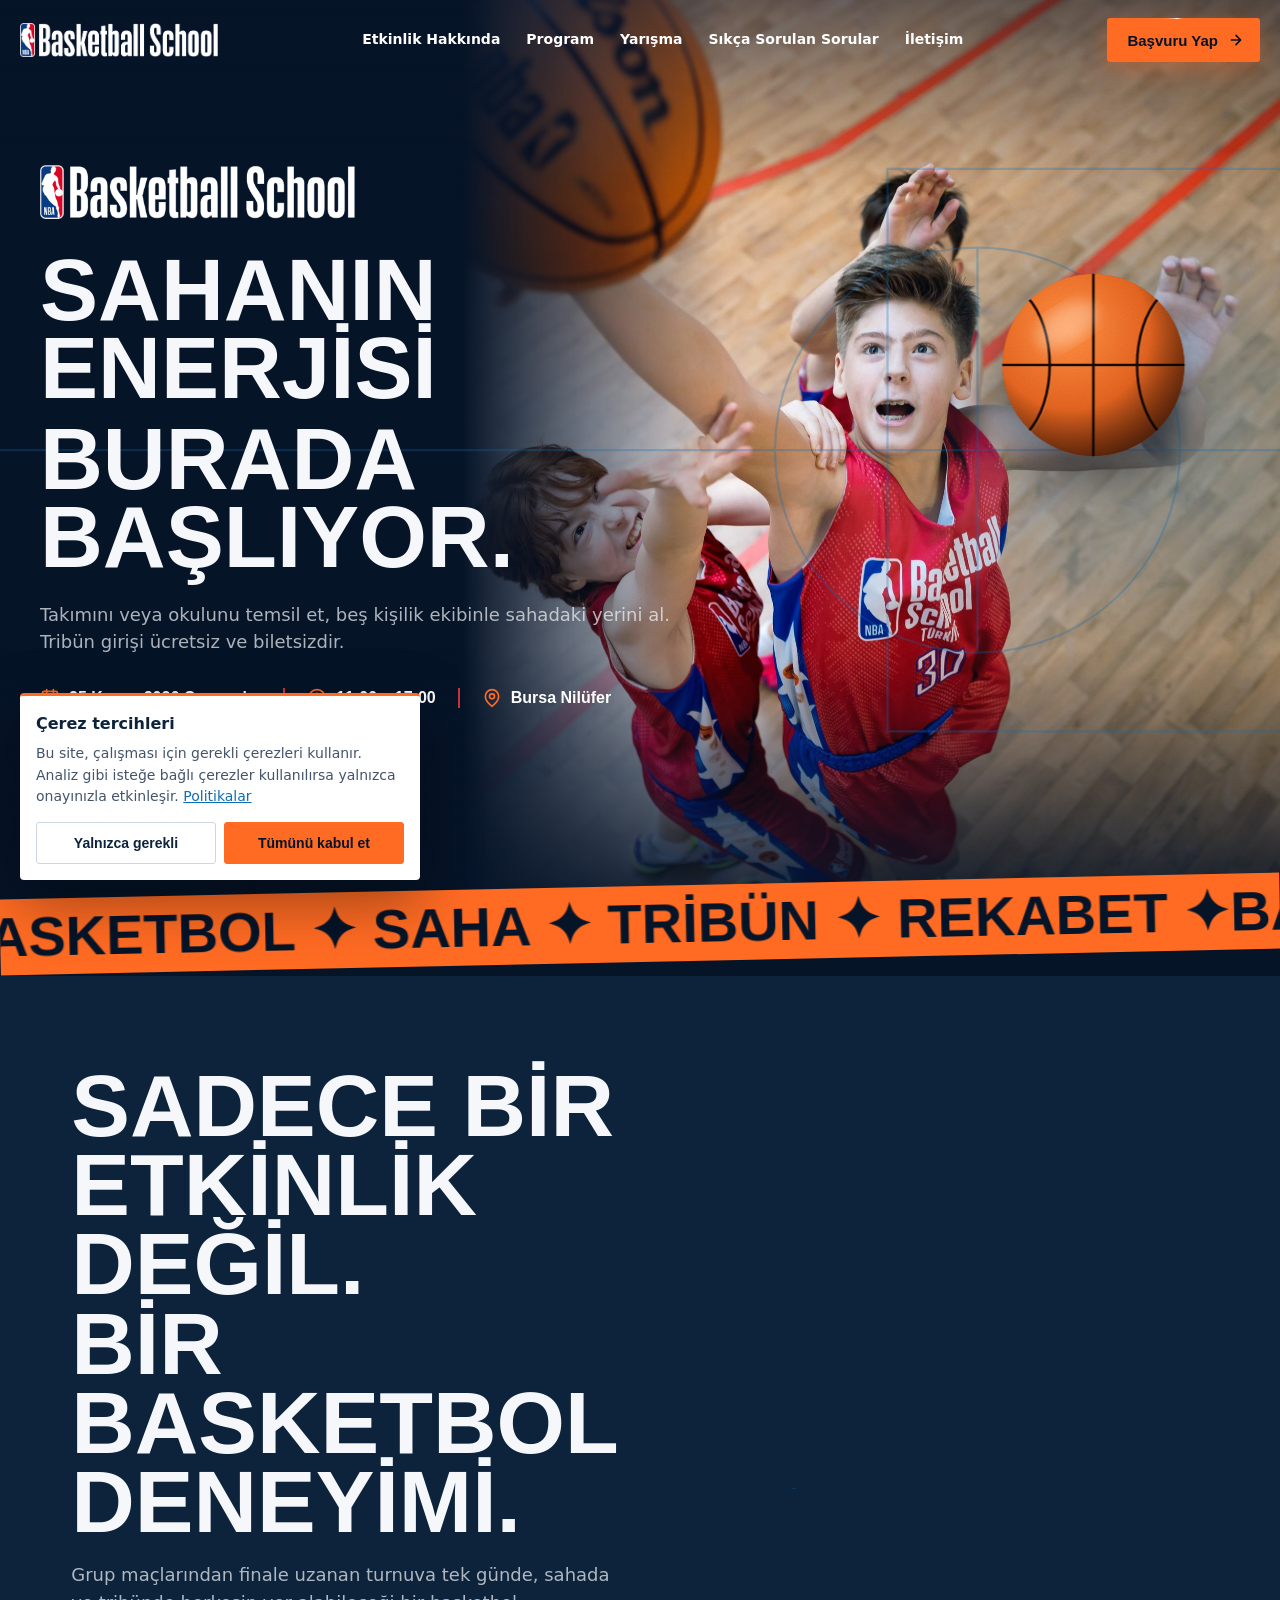
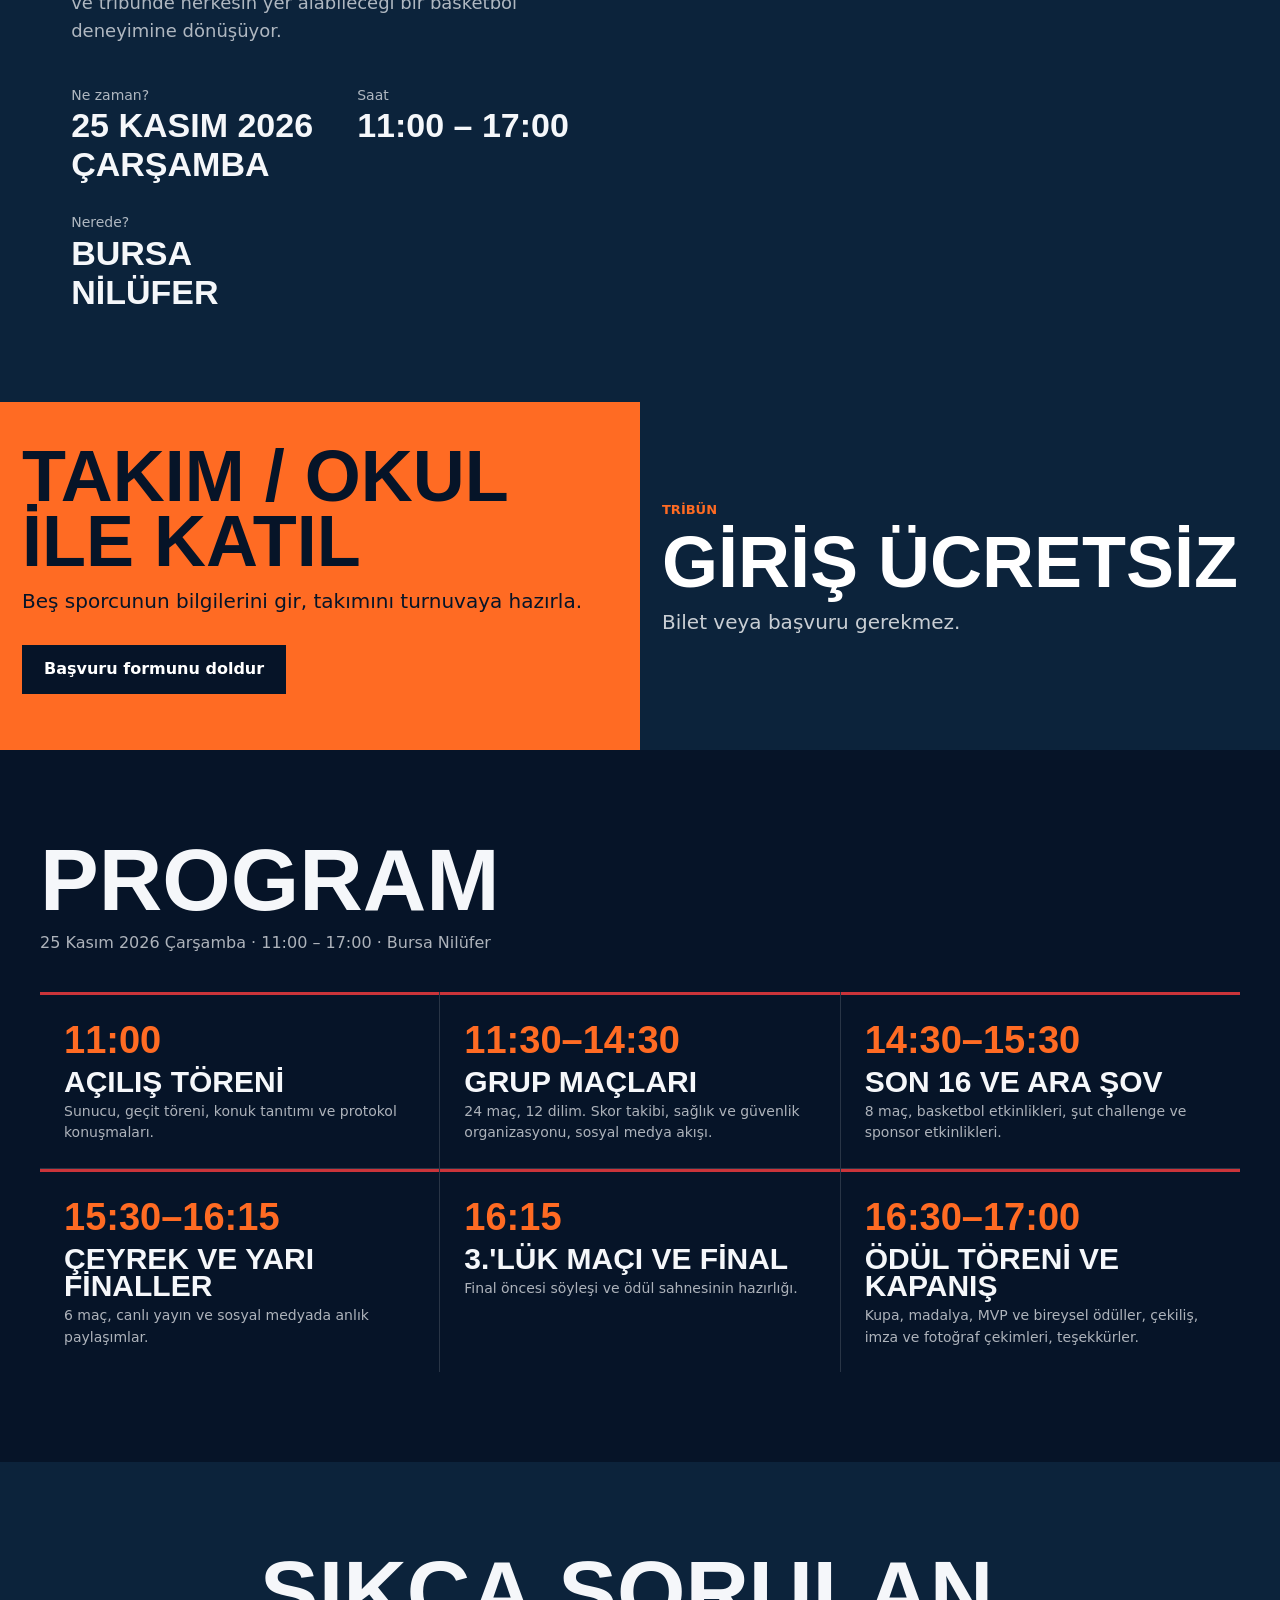
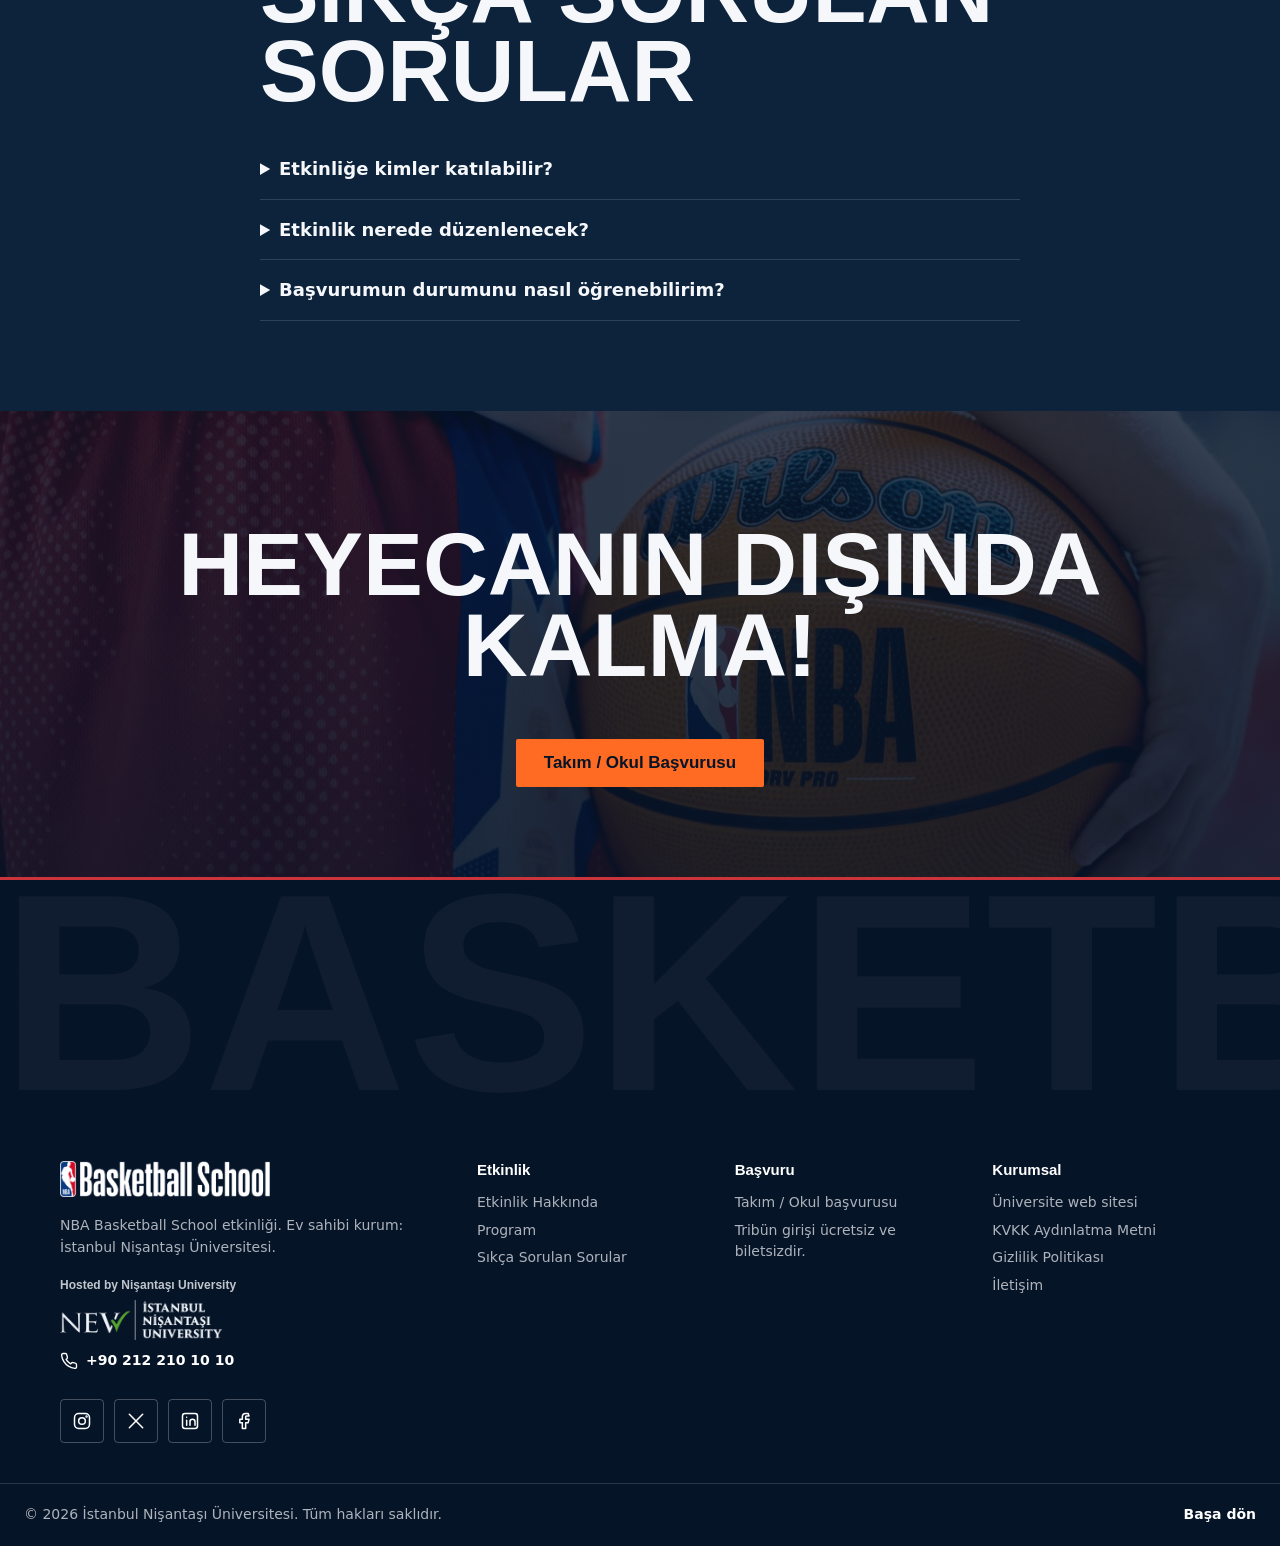
<file: index.html>
<!DOCTYPE html>
<html lang="tr">
  <head>
    <meta charset="utf-8">
    <meta name="viewport" content="width=device-width, initial-scale=1, viewport-fit=cover">
    <meta name="referrer" content="strict-origin-when-cross-origin">
    <meta http-equiv="Content-Security-Policy" content="default-src 'self'; base-uri 'self'; form-action 'self'; object-src 'none'; img-src 'self' data:; font-src 'self' data: https://fonts.gstatic.com; style-src 'self' 'unsafe-inline' https://fonts.googleapis.com; script-src 'self'; connect-src 'self'; upgrade-insecure-requests">
    <title>NBA Basketball School Etkinliği </title>
    <link rel="stylesheet" href="https://fonts.googleapis.com/css2?family=Barlow+Condensed:wght@700;800&family=Inter:wght@400;600&display=swap">
    <link rel="stylesheet" href="onizleme.css">
  </head>
  <body>
    <!-- Sayfa acilis animasyonu -->
    <div id="intro-loader" role="status" aria-live="polite">
      <div class="intro-content">
        <div class="intro-logos" aria-label="NBA Basketball School"><span class="brand-plate"><img data-lg="nba" alt="NBA Basketball School"></span></div>
        <div id="intro-ball-stage"></div>
        <div class="intro-progress" aria-hidden="true"><span></span></div>
      </div>
    </div>
    <div id="pb"></div>
    <!-- Ust menu, logolar ve navigasyon -->
    <header id="h">
      <div class="brands"><a href="#" class="brand-plate" aria-label="NBA Basketball School"><img class="nbal" src="assets/nbs-logo.png" alt="NBA Basketball School"></a></div>
      <nav aria-label="Ana menü"><a href="#hakkinda">Etkinlik Hakkında</a><a href="#program">Program</a><a href="#katilim">Yarışma</a><a href="#sss">Sıkça Sorulan Sorular</a><a href="#iletisim">İletişim</a></nav>
      <div class="cta-w"><button class="cta-h" id="ch" data-open="y" aria-haspopup="dialog">Başvuru Yap
        <svg viewBox="0 0 24 24" aria-hidden="true">
          <path d="M5 12h14m-7-7 7 7-7 7"/>
        </svg></button>
      </div><button class="mb" id="mb" aria-label="Menüyü aç" aria-expanded="false">☰</button>
    </header>
    <div id="m"><a href="#hakkinda">Etkinlik Hakkında</a><a href="#program">Program</a><a href="#katilim">Yarışma</a><a href="#sss">Sıkça Sorulan Sorular</a><a href="#iletisim">İletişim</a>
      <div class="mcta"><a href="#" class="btn or" data-open="y">Takım / Okul Başvurusu</a></div>
    </div>
    <main>
      <!-- Hero alani ve ana basvuru cagirilari -->
      <section class="hero">
        <img class="hero-banner" src="assets/hero-banner.jpg" srcset="assets/hero-banner-800.jpg 800w, assets/hero-banner.jpg 1600w" sizes="100vw" width="1600" height="2400" alt="NBA Basketball School oyuncuları havadaki basketbol topuna uzanıyor" fetchpriority="high">
        <div class="hero-shade" aria-hidden="true"></div>
        <svg class="court" viewBox="0 0 1200 800" preserveAspectRatio="xMidYMid slice" fill="none" stroke="#0D6EB6" stroke-width="2" aria-hidden="true">
          <circle cx="900" cy="400" r="180"/>
          <path d="M0 400H1200M900 220V580M1200 150H820V650H1200"/>
        </svg>
        <div class="glow"></div>
        <div class="ball" id="ball" aria-hidden="true">
          <svg viewBox="0 0 200 200" width="100%" height="100%">
            <defs>
              <clipPath id="bc">
                <circle cx="100" cy="100" r="96"/>
              </clipPath>
              <radialGradient id="bgr" cx=".36" cy=".3" r=".85">
                <stop offset="0" stop-color="#f4893f"/>
                <stop offset=".5" stop-color="#d9601f"/>
                <stop offset="1" stop-color="#8c360b"/>
              </radialGradient>
              <radialGradient id="bsh" cx=".38" cy=".32" r=".78">
                <stop offset=".55" stop-color="#000" stop-opacity="0"/>
                <stop offset="1" stop-color="#000" stop-opacity=".62"/>
              </radialGradient>
              <filter id="peb" x="0" y="0" width="1" height="1">
                <feTurbulence type="fractalNoise" baseFrequency=".95" numOctaves="2" seed="3" result="n"/>
                <feDiffuseLighting in="n" surfaceScale="1.6" lighting-color="#fff" result="l">
                  <feDistantLight azimuth="225" elevation="58"/>
                </feDiffuseLighting>
                <feComposite in="l" in2="SourceGraphic" operator="arithmetic" k1="1.3" k2="0" k3="0" k4="0"/>
              </filter>
              <filter id="bbl"><feGaussianBlur stdDeviation="7"/></filter>
              <g id="sm" fill="none" stroke-linecap="round">
                <path d="M4 100H196M100 4V196M30 28C62 62 62 138 30 172M170 28C138 62 138 138 170 172"/>
              </g>
            </defs>
            <g clip-path="url(#bc)">
              <g id="bs">
                <circle cx="100" cy="100" r="96" fill="url(#bgr)" filter="url(#peb)"/>
                <use href="#sm" stroke="rgba(255,170,110,.25)" stroke-width="1.2" transform="translate(1.6 1.6)"/>
                <use href="#sm" stroke="#190a03" stroke-width="2.8"/>
              </g>
              <circle cx="100" cy="100" r="96" fill="url(#bsh)"/>
              <ellipse cx="72" cy="58" rx="36" ry="20" transform="rotate(-32 72 58)" fill="#fff" opacity=".3" filter="url(#bbl)"/>
            </g>
          </svg>
        </div>
        <div class="in">
          <div class="hero-brand"><span class="brand-plate big"><img src="assets/nbs-logo.png" alt="NBA Basketball School"></span></div>
          <h1><span><i>Sahanın enerjisi</i></span><span><i>burada başlıyor.</i></span></h1>
          <p class="sub">Takımını veya okulunu temsil et, beş kişilik ekibinle sahadaki yerini al. Tribün girişi ücretsiz ve biletsizdir.</p>
          <ul class="hero-meta" aria-label="Etkinlik bilgileri"><li><svg viewBox="0 0 24 24" aria-hidden="true"><rect x="3" y="4" width="18" height="18" rx="2"/><path d="M16 2v4M8 2v4M3 10h18"/></svg><span>25 Kasım 2026 Çarşamba</span></li><li><svg viewBox="0 0 24 24" aria-hidden="true"><circle cx="12" cy="12" r="10"/><path d="M12 6v6l4 2"/></svg><span>11:00 – 17:00</span></li><li><svg viewBox="0 0 24 24" aria-hidden="true"><path d="M20 10c0 6-8 12-8 12S4 16 4 10a8 8 0 0 1 16 0z"/><circle cx="12" cy="10" r="3"/></svg><span>Bursa Nilüfer</span></li></ul>
          <div class="cta"><button class="btn or" data-open="y">Yarışmaya Katıl</button><a class="btn bl" href="#katilim">Tribüne Katıl</a></div>
        </div>
      </section>
      <div class="mq" aria-hidden="true">
        <div id="mqt"></div>
      </div>
      <!-- Etkinlik bilgileri ve tarih/konum -->
      <section id="hakkinda" class="st" style="position:relative;overflow:hidden">
        <svg class="cl" viewBox="0 0 1200 600" preserveAspectRatio="xMidYMid slice" aria-hidden="true">
          <rect x="40" y="40" width="1120" height="520" pathLength="1600"/>
          <circle cx="600" cy="300" r="90" pathLength="1600"/>
          <path d="M600 40V560" pathLength="1600"/>
          <path d="M40 190H200V410H40M1160 190H1000V410H1160" pathLength="1600"/>
        </svg>
        <div class="in about-grid"><div class="about-text"><h2>Sadece bir etkinlik değil.<br>Bir basketbol deneyimi.</h2><p class="about-lead">Grup maçlarından finale uzanan turnuva tek günde, sahada ve tribünde herkesin yer alabileceği bir basketbol deneyimine dönüşüyor.</p><dl><div><dt>Ne zaman?</dt><dd>25 Kasım 2026 Çarşamba</dd></div><div><dt>Saat</dt><dd>11:00 – 17:00</dd></div><div><dt>Nerede?</dt><dd>Bursa Nilüfer</dd></div></dl></div></div>
      </section>
      <!-- Katilim secenekleri -->
      <section id="katilim" class="two"><a href="#" class="or" style="background:var(--hoop);color:var(--navy)" data-open="y">
        <h2>Takım / Okul ile katıl</h2>
        <p>Beş sporcunun bilgilerini gir, takımını turnuvaya hazırla.</p><span class="b">Başvuru formunu doldur</span></a>
      <div class="spectator-note"><p class="spectator-label">TRİBÜN</p>
        <h2>Giriş ücretsiz</h2>
        <p>Bilet veya başvuru gerekmez.</p></div>
      </section>
      <!-- Etkinlik programi -->
      <section id="program">
        <div class="in">
          <h2>Program</h2>
          <p style="color:var(--mut);margin-top:12px">25 Kasım 2026 Çarşamba · 11:00 – 17:00 · Bursa Nilüfer</p>
          <ol id="tl"></ol>
        </div>
      </section>
      <!-- Sik sorulan sorular -->
      <section id="sss" class="st">
        <div class="in" style="max-width:760px">
          <h2 style="margin-bottom:28px">Sıkça sorulan sorular</h2>
          <details>
            <summary>Etkinliğe kimler katılabilir?</summary>
            <p>Katılım koşulları kesinleşince burada duyurulacak.</p>
          </details>
          <details>
            <summary>Etkinlik nerede düzenlenecek?</summary>
            <p>Etkinlik 25 Kasım 2026 Çarşamba günü, 11:00 – 17:00 saatleri arasında Bursa Nilüfer'de düzenlenecek. Mekânın tam adresi organizasyon tarafından ayrıca duyurulacaktır.</p>
          </details>
          <details>
            <summary>Başvurumun durumunu nasıl öğrenebilirim?</summary>
            <p>Başvurunuzda verilen referans numarasıyla organizasyon ekibine ulaşabilirsiniz.</p>
          </details>
        </div>
      </section>
      <!-- Sayfa sonu basvuru cagirilari -->
      <section class="fin">
        <h2>Heyecanın dışında kalma!</h2>
        <div class="cta" style="justify-content:center;margin-top:30px"><button class="btn or" data-open="y">Takım / Okul Başvurusu</button></div>
      </section>
    </main>
    <!-- Iletisim, sosyal medya ve alt bilgi -->
    <footer id="iletisim">
      <p class="big" aria-hidden="true">Basketbol</p>
      <div class="fg">
        <div>
          <div class="fbrand"><span class="brand-plate"><img data-lg="nba" src="assets/nbs-logo.png" alt="NBA Basketball School" style="height:36px"></span></div>
          <p style="max-width:22rem">NBA Basketball School etkinliği. Ev sahibi kurum: İstanbul Nişantaşı Üniversitesi.</p>
          <div class="fhost"><span>Hosted by Nişantaşı University</span><img data-lg="nu" src="assets/nisantasi-logo.png" width="162" height="40" alt="İstanbul Nişantaşı Üniversitesi"></div>
          <a class="phone-link" href="tel:+902122101010"><svg viewBox="0 0 24 24" aria-hidden="true"><path d="M22 16.92v3a2 2 0 0 1-2.18 2 19.79 19.79 0 0 1-8.63-3.07 19.5 19.5 0 0 1-6-6A19.79 19.79 0 0 1 2.12 4.2 2 2 0 0 1 4.11 2h3a2 2 0 0 1 2 1.72c.12.96.36 1.9.7 2.8a2 2 0 0 1-.45 2.11L8.09 9.91a16 16 0 0 0 6 6l1.27-1.27a2 2 0 0 1 2.11-.45c.9.34 1.84.58 2.8.7A2 2 0 0 1 22 16.92z"/></svg><span>+90 212 210 10 10</span></a>
          <div class="soc" id="soc" role="group" aria-label="Sosyal medya hesapları"></div>
        </div>
        <div>
          <h4>Etkinlik</h4>
          <ul>
            <li><a href="#hakkinda">Etkinlik Hakkında</a></li>
            <li><a href="#program">Program</a></li>
            <li><a href="#sss">Sıkça Sorulan Sorular</a></li>
          </ul>
        </div>
        <div>
          <h4>Başvuru</h4>
          <ul>
            <li><a href="#" data-open="y">Takım / Okul başvurusu</a></li>
            <li><span>Tribün girişi ücretsiz ve biletsizdir.</span></li>
          </ul>
        </div>
        <div>
          <h4>Kurumsal</h4>
          <ul>
            <li><a href="https://www.nisantasi.edu.tr" target="_blank" rel="noopener noreferrer">Üniversite web sitesi</a></li>
            <li><a href="https://www.nisantasi.edu.tr/sayfa/kisisel-veriler-kvkk-921828" target="_blank" rel="noopener noreferrer">KVKK Aydınlatma Metni</a></li>
            <li><a href="https://www.nisantasi.edu.tr/sayfa/politikalar-759797" target="_blank" rel="noopener noreferrer">Gizlilik Politikası</a></li>
            <li><a href="https://www.nisantasi.edu.tr/sayfa/iletisim-822204" target="_blank" rel="noopener noreferrer">İletişim</a></li>
          </ul>
        </div>
      </div>
      <div class="cp"><span>© 2026 İstanbul Nişantaşı Üniversitesi. Tüm hakları saklıdır.</span><a href="#" class="up">Başa dön</a></div>
    </footer>
    <!-- Cerez tercih bildirimi -->
    <aside id="ck" role="dialog" aria-labelledby="ckt" hidden><b id="ckt">Çerez tercihleri</b>
      <p>Bu site, çalışması için gerekli çerezleri kullanır. Analiz gibi isteğe bağlı çerezler kullanılırsa yalnızca onayınızla etkinleşir. <a href="https://www.nisantasi.edu.tr/sayfa/politikalar-759797" target="_blank" rel="noopener noreferrer">Politikalar</a></p>
      <div class="ckb"><button id="ck-n" type="button">Yalnızca gerekli</button><button id="ck-a" type="button" class="p">Tümünü kabul et</button></div>
    </aside>
    <dialog class="terms-dialog" id="terms-dialog" aria-labelledby="terms-dialog-title">
      <header class="terms-header">
        <h2 id="terms-dialog-title">Katılım ve sorumluluk beyanı</h2>
        <button class="terms-close" id="terms-close" type="button" aria-label="Kapat">✕</button>
      </header>
      <iframe class="terms-frame" id="terms-frame" src="katilim-kosullari.html" title="Katılım ve sorumluluk beyanı"></iframe>
      <footer class="terms-footer">
        <p>Onaylayabilmek için beyanın sonuna kadar kaydırın.</p>
        <button class="btn or" id="terms-accept" type="button" disabled>Kabul et</button>
      </footer>
    </dialog>
    <script src="onizleme.js"></script>
  </body>
</html>
</file>
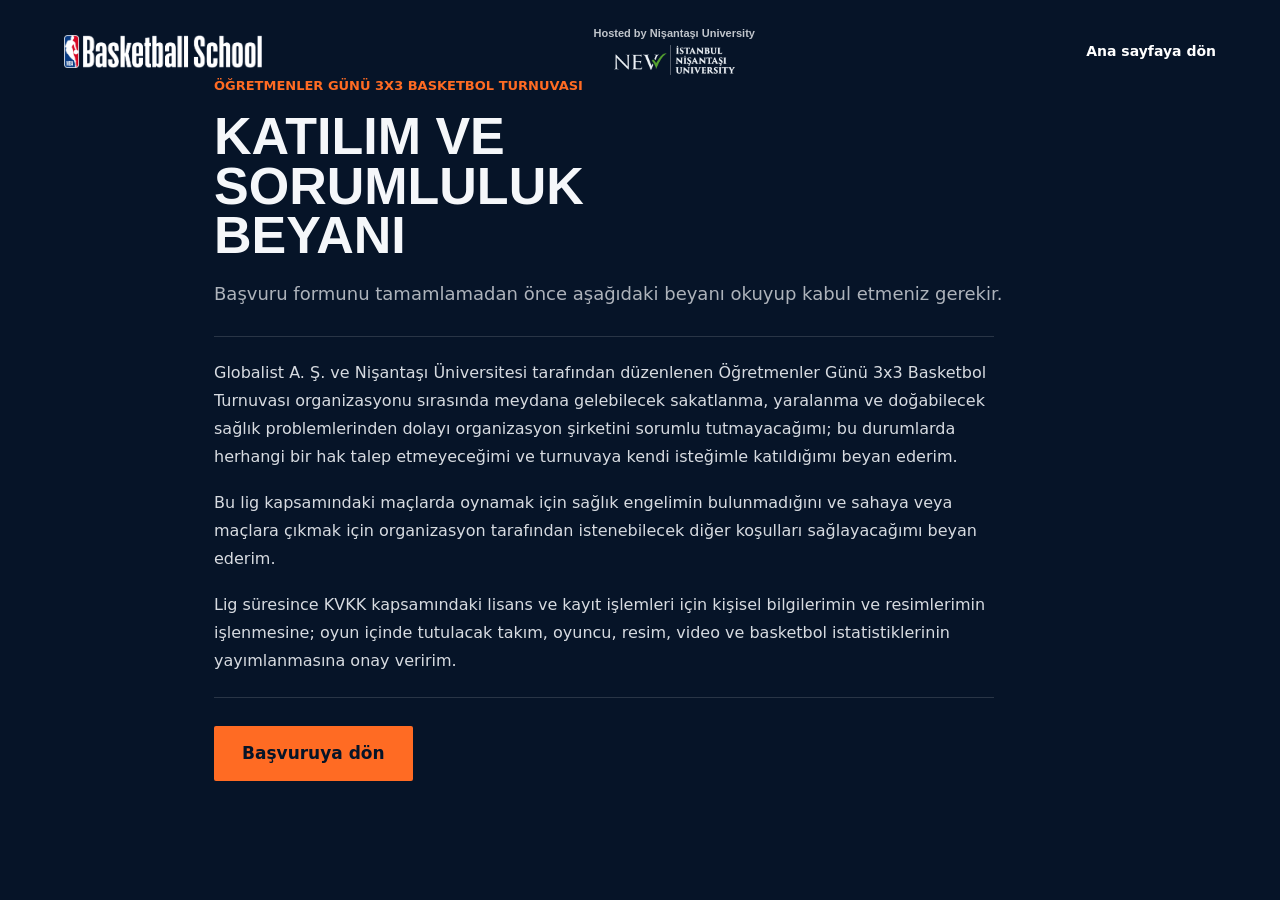
<file: katilim-kosullari.html>
<!DOCTYPE html>
<html lang="tr">
  <head>
    <meta charset="utf-8">
    <meta name="viewport" content="width=device-width, initial-scale=1, viewport-fit=cover">
    <meta name="referrer" content="strict-origin-when-cross-origin">
    <meta http-equiv="Content-Security-Policy" content="default-src 'self'; base-uri 'self'; form-action 'self'; object-src 'none'; img-src 'self' data:; font-src 'self' data: https://fonts.gstatic.com; style-src 'self' 'unsafe-inline' https://fonts.googleapis.com; script-src 'self'; connect-src 'self'; upgrade-insecure-requests">
    <title>Katılım ve Sorumluluk Beyanı | Nişantaşı Basketbol</title>
    <link rel="stylesheet" href="https://fonts.googleapis.com/css2?family=Barlow+Condensed:wght@700;800&family=Inter:wght@400;600&display=swap">
    <link rel="stylesheet" href="onizleme.css">
  </head>
  <body class="policy-page">
    <header class="policy-header">
      <a class="policy-brand" href="index.html" aria-label="Ana sayfa"><span class="brand-plate"><img src="assets/nbs-logo.png" alt="NBA Basketball School"></span></a>
      <div class="host"><span>Hosted by Nişantaşı University</span><img src="assets/nisantasi-logo.png" alt="İstanbul Nişantaşı Üniversitesi" style="height:30px;width:auto"></div>
      <a class="policy-back" href="index.html">Ana sayfaya dön</a>
    </header>
    <main class="policy-content">
      <p class="policy-kicker">ÖĞRETMENLER GÜNÜ 3X3 BASKETBOL TURNUVASI</p>
      <h1>Katılım ve sorumluluk beyanı</h1>
      <p class="policy-intro">Başvuru formunu tamamlamadan önce aşağıdaki beyanı okuyup kabul etmeniz gerekir.</p>
      <div class="policy-statement">
        <p>Globalist A. Ş. ve Nişantaşı Üniversitesi tarafından düzenlenen Öğretmenler Günü 3x3 Basketbol Turnuvası organizasyonu sırasında meydana gelebilecek sakatlanma, yaralanma ve doğabilecek sağlık problemlerinden dolayı organizasyon şirketini sorumlu tutmayacağımı; bu durumlarda herhangi bir hak talep etmeyeceğimi ve turnuvaya kendi isteğimle katıldığımı beyan ederim.</p>
        <p>Bu lig kapsamındaki maçlarda oynamak için sağlık engelimin bulunmadığını ve sahaya veya maçlara çıkmak için organizasyon tarafından istenebilecek diğer koşulları sağlayacağımı beyan ederim.</p>
        <p>Lig süresince KVKK kapsamındaki lisans ve kayıt işlemleri için kişisel bilgilerimin ve resimlerimin işlenmesine; oyun içinde tutulacak takım, oyuncu, resim, video ve basketbol istatistiklerinin yayımlanmasına onay veririm.</p>
      </div>
      <a class="btn or policy-back-button" href="index.html">Başvuruya dön</a>
    </main>
  </body>
</html>
</file>
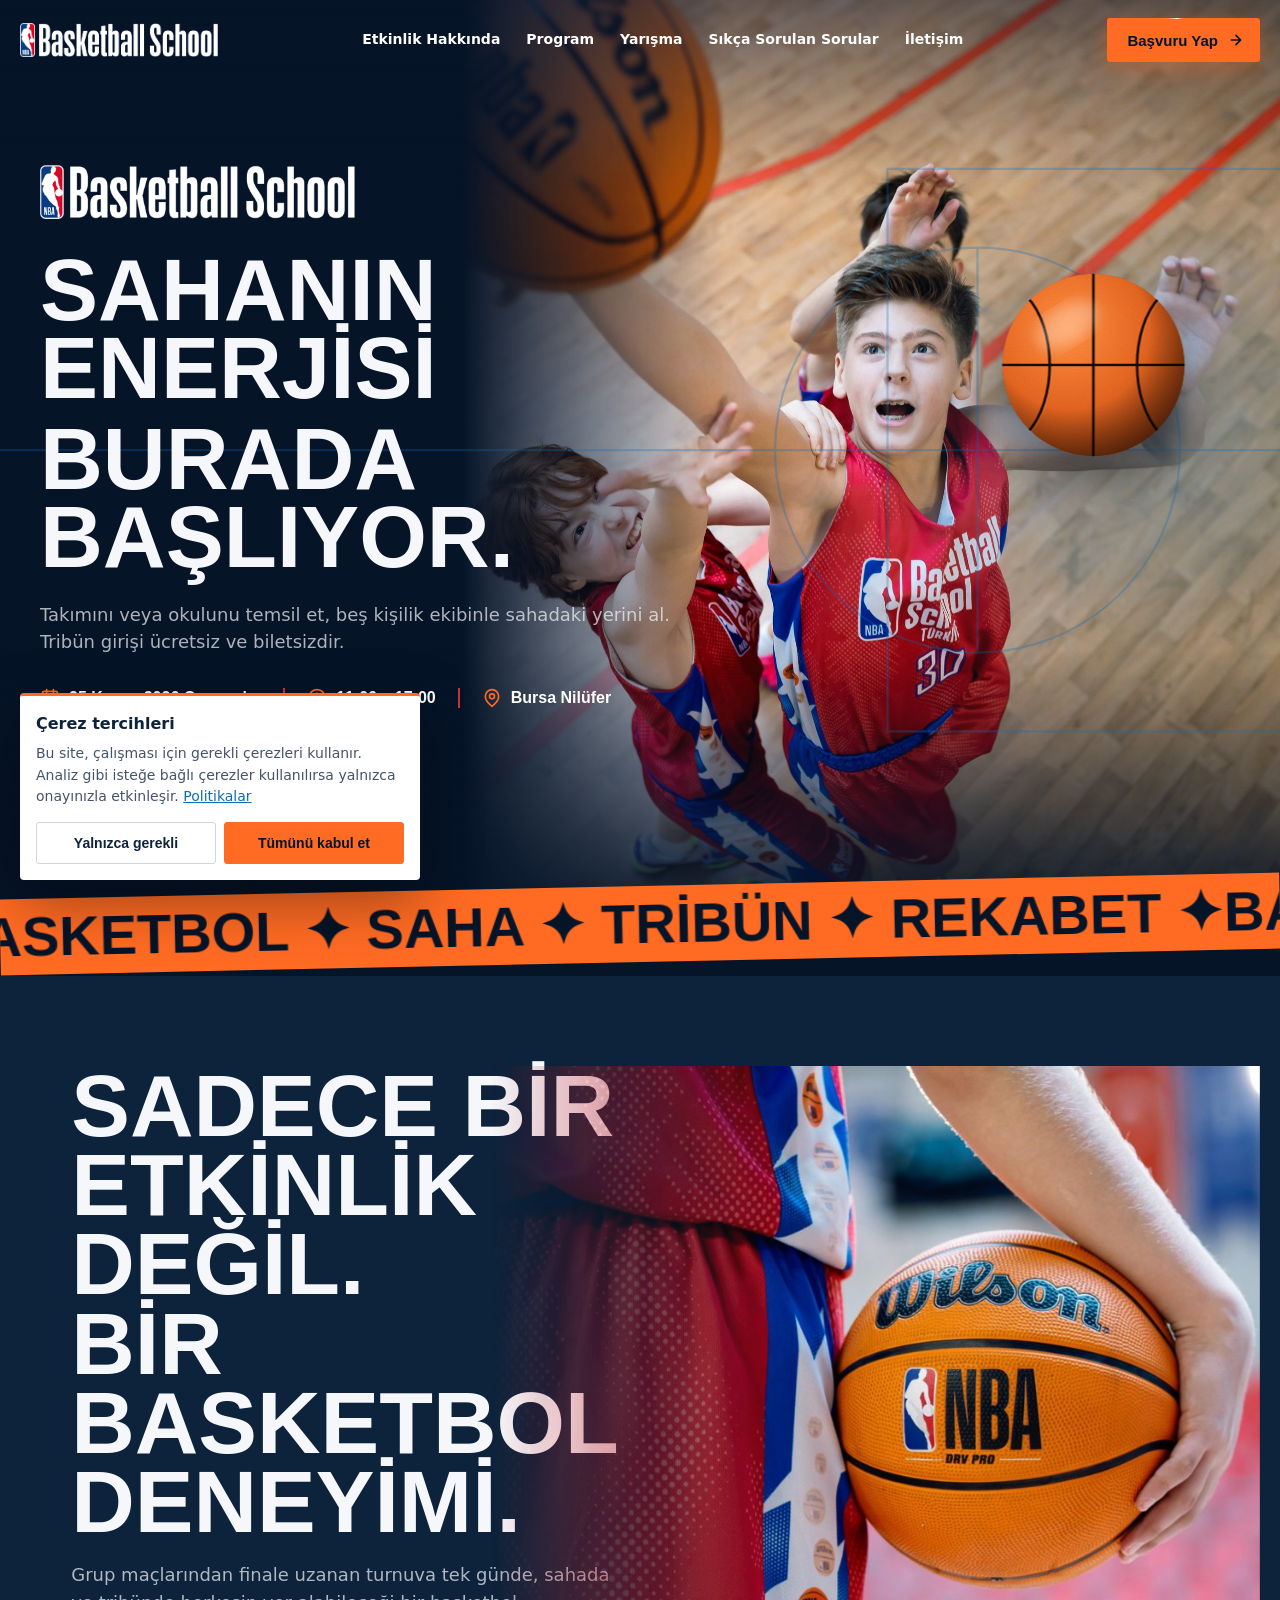
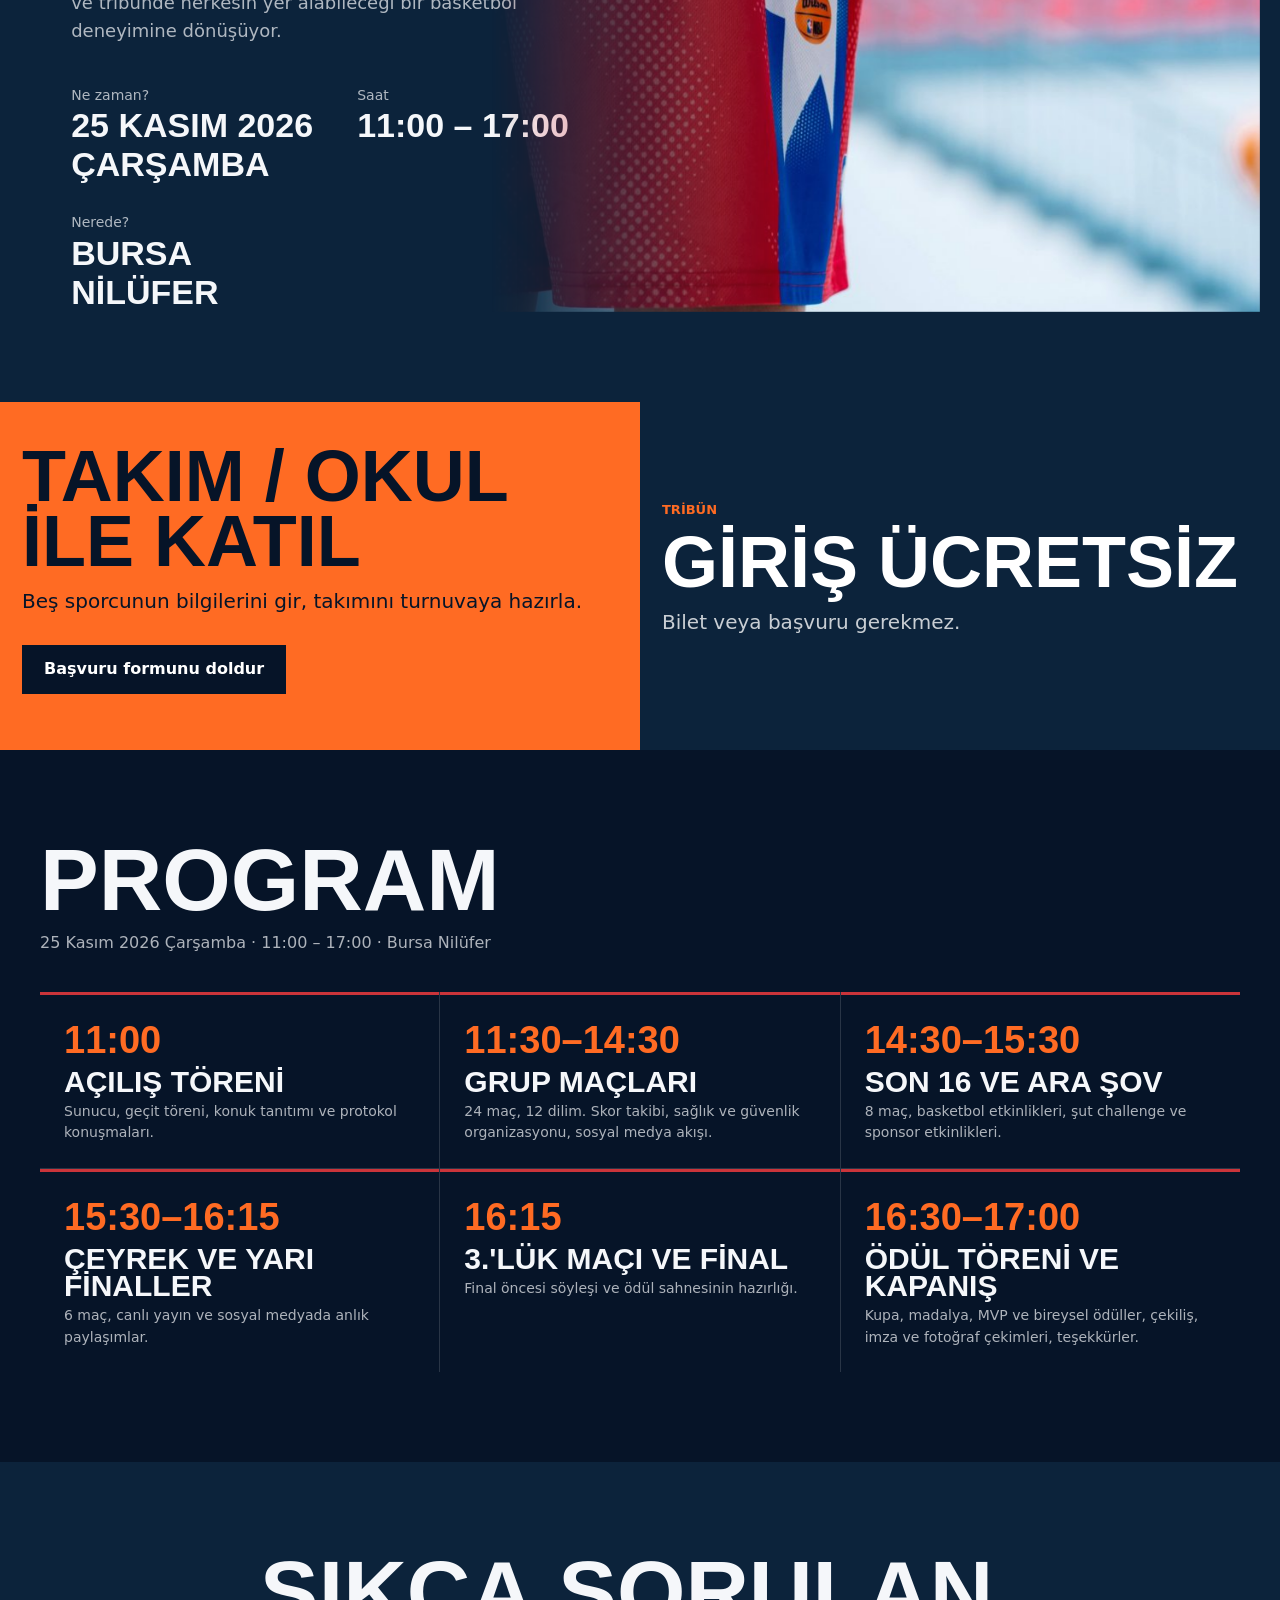
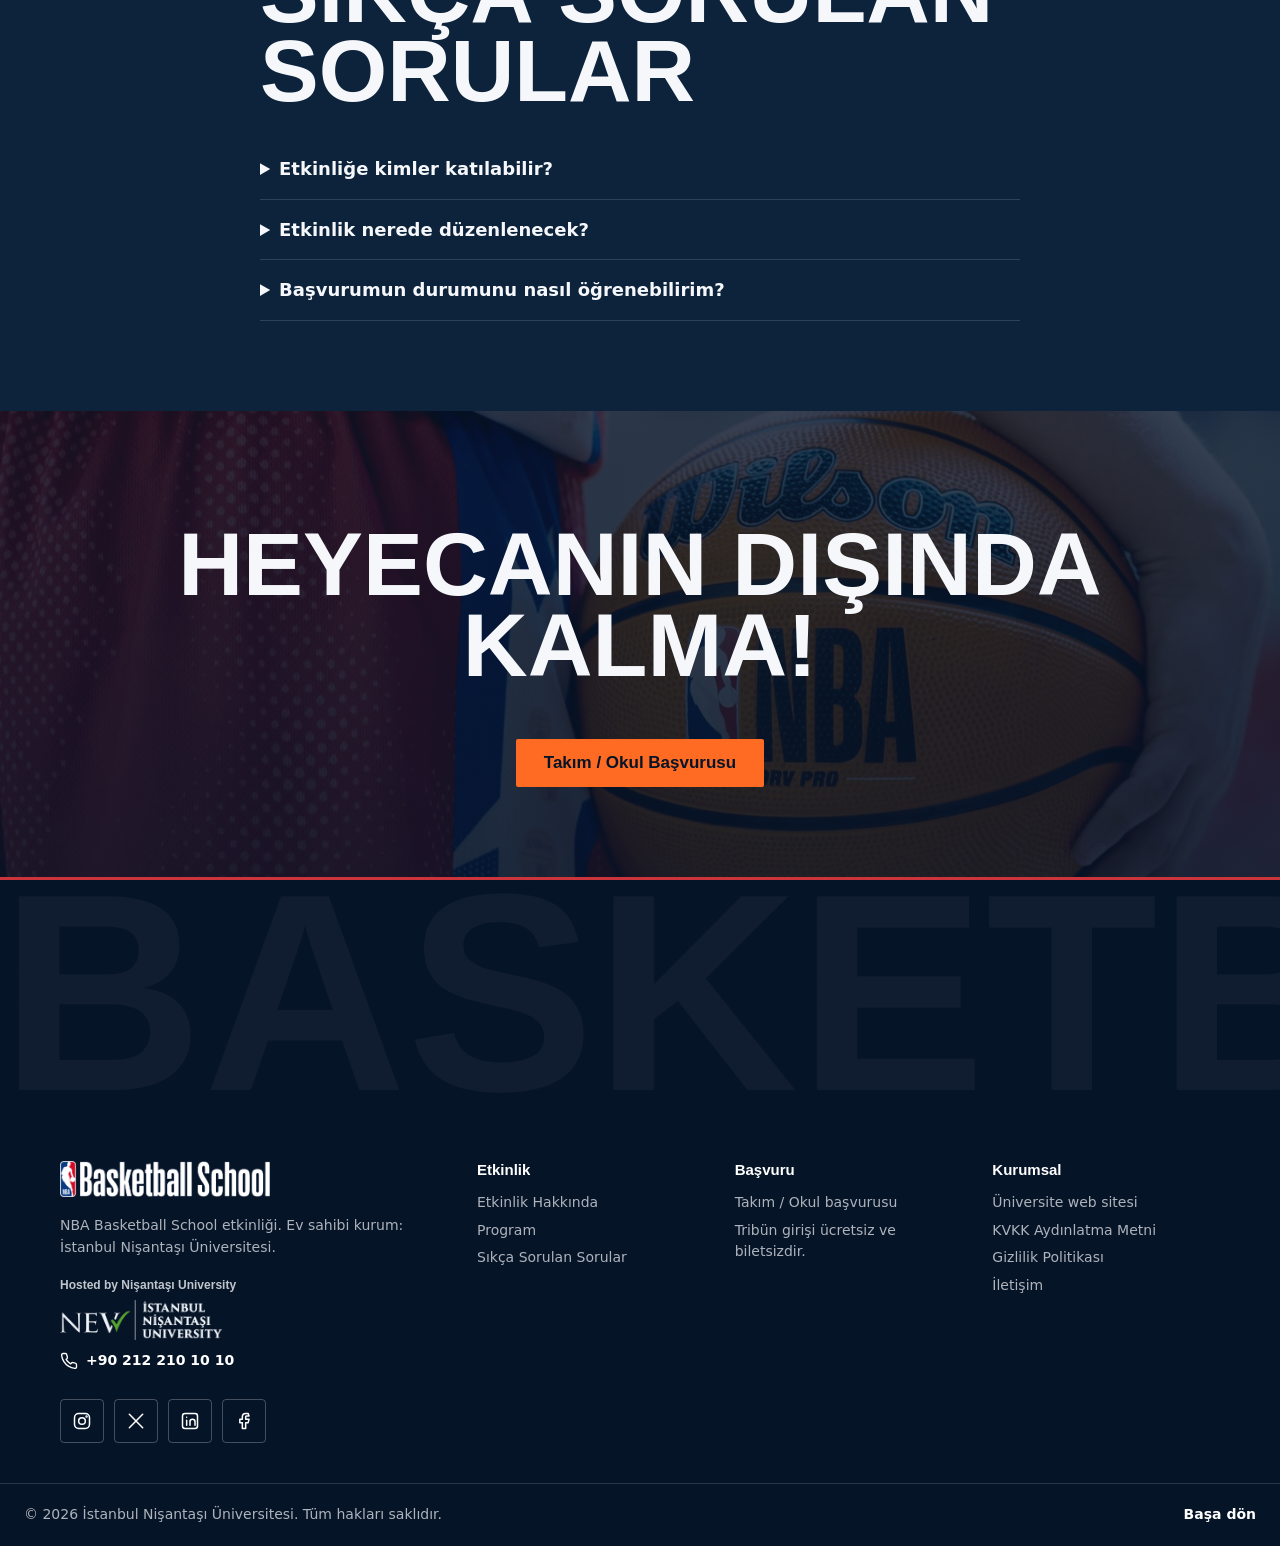
<file: onizleme.html>
<!DOCTYPE html>
<html lang="tr">
  <head>
    <meta charset="utf-8">
    <meta name="viewport" content="width=device-width, initial-scale=1, viewport-fit=cover">
    <meta name="referrer" content="strict-origin-when-cross-origin">
    <meta http-equiv="Content-Security-Policy" content="default-src 'self'; base-uri 'self'; form-action 'self'; object-src 'none'; img-src 'self' data:; font-src 'self' data: https://fonts.gstatic.com; style-src 'self' 'unsafe-inline' https://fonts.googleapis.com; script-src 'self'; connect-src 'self'; upgrade-insecure-requests">
    <title>NBA Basketball School Etkinliği — Hosted by Nişantaşı University</title>
    <link rel="stylesheet" href="https://fonts.googleapis.com/css2?family=Barlow+Condensed:wght@700;800&family=Inter:wght@400;600&display=swap">
    <link rel="stylesheet" href="onizleme.css">
  </head>
  <body>
    <!-- Sayfa acilis animasyonu -->
    <div id="intro-loader" role="status" aria-live="polite">
      <div class="intro-content">
        <div class="intro-logos" aria-label="NBA Basketball School"><span class="brand-plate"><img data-lg="nba" alt="NBA Basketball School"></span></div>
        <div id="intro-ball-stage"></div>
        <div class="intro-progress" aria-hidden="true"><span></span></div>
      </div>
    </div>
    <div id="pb"></div>
    <!-- Ust menu, logolar ve navigasyon -->
    <header id="h">
      <div class="brands"><a href="#" class="brand-plate" aria-label="NBA Basketball School"><img class="nbal" src="assets/nbs-logo.png" alt="NBA Basketball School"></a></div>
      <nav aria-label="Ana menü"><a href="#hakkinda">Etkinlik Hakkında</a><a href="#program">Program</a><a href="#katilim">Yarışma</a><a href="#sss">Sıkça Sorulan Sorular</a><a href="#iletisim">İletişim</a></nav>
      <div class="cta-w"><button class="cta-h" id="ch" data-open="y" aria-haspopup="dialog">Başvuru Yap
        <svg viewBox="0 0 24 24" aria-hidden="true">
          <path d="M5 12h14m-7-7 7 7-7 7"/>
        </svg></button>
      </div><button class="mb" id="mb" aria-label="Menüyü aç" aria-expanded="false">☰</button>
    </header>
    <div id="m"><a href="#hakkinda">Etkinlik Hakkında</a><a href="#program">Program</a><a href="#katilim">Yarışma</a><a href="#sss">Sıkça Sorulan Sorular</a><a href="#iletisim">İletişim</a>
      <div class="mcta"><a href="#" class="btn or" data-open="y">Takım / Okul Başvurusu</a></div>
    </div>
    <main>
      <!-- Hero alani ve ana basvuru cagirilari -->
      <section class="hero">
        <img class="hero-banner" src="assets/hero-banner.jpg" srcset="assets/hero-banner-800.jpg 800w, assets/hero-banner.jpg 1600w" sizes="100vw" width="1600" height="2400" alt="NBA Basketball School oyuncuları havadaki basketbol topuna uzanıyor" fetchpriority="high">
        <div class="hero-shade" aria-hidden="true"></div>
        <svg class="court" viewBox="0 0 1200 800" preserveAspectRatio="xMidYMid slice" fill="none" stroke="#0D6EB6" stroke-width="2" aria-hidden="true">
          <circle cx="900" cy="400" r="180"/>
          <path d="M0 400H1200M900 220V580M1200 150H820V650H1200"/>
        </svg>
        <div class="glow"></div>
        <div class="ball" id="ball" aria-hidden="true">
          <svg viewBox="0 0 200 200" width="100%" height="100%">
            <defs>
              <clipPath id="bc">
                <circle cx="100" cy="100" r="96"/>
              </clipPath>
              <radialGradient id="bgr" cx=".36" cy=".3" r=".85">
                <stop offset="0" stop-color="#f4893f"/>
                <stop offset=".5" stop-color="#d9601f"/>
                <stop offset="1" stop-color="#8c360b"/>
              </radialGradient>
              <radialGradient id="bsh" cx=".38" cy=".32" r=".78">
                <stop offset=".55" stop-color="#000" stop-opacity="0"/>
                <stop offset="1" stop-color="#000" stop-opacity=".62"/>
              </radialGradient>
              <filter id="peb" x="0" y="0" width="1" height="1">
                <feTurbulence type="fractalNoise" baseFrequency=".95" numOctaves="2" seed="3" result="n"/>
                <feDiffuseLighting in="n" surfaceScale="1.6" lighting-color="#fff" result="l">
                  <feDistantLight azimuth="225" elevation="58"/>
                </feDiffuseLighting>
                <feComposite in="l" in2="SourceGraphic" operator="arithmetic" k1="1.3" k2="0" k3="0" k4="0"/>
              </filter>
              <filter id="bbl"><feGaussianBlur stdDeviation="7"/></filter>
              <g id="sm" fill="none" stroke-linecap="round">
                <path d="M4 100H196M100 4V196M30 28C62 62 62 138 30 172M170 28C138 62 138 138 170 172"/>
              </g>
            </defs>
            <g clip-path="url(#bc)">
              <g id="bs">
                <circle cx="100" cy="100" r="96" fill="url(#bgr)" filter="url(#peb)"/>
                <use href="#sm" stroke="rgba(255,170,110,.25)" stroke-width="1.2" transform="translate(1.6 1.6)"/>
                <use href="#sm" stroke="#190a03" stroke-width="2.8"/>
              </g>
              <circle cx="100" cy="100" r="96" fill="url(#bsh)"/>
              <ellipse cx="72" cy="58" rx="36" ry="20" transform="rotate(-32 72 58)" fill="#fff" opacity=".3" filter="url(#bbl)"/>
            </g>
          </svg>
        </div>
        <div class="in">
          <div class="hero-brand"><span class="brand-plate big"><img src="assets/nbs-logo.png" alt="NBA Basketball School"></span></div>
          <h1><span><i>Sahanın enerjisi</i></span><span><i>burada başlıyor.</i></span></h1>
          <p class="sub">Takımını veya okulunu temsil et, beş kişilik ekibinle sahadaki yerini al. Tribün girişi ücretsiz ve biletsizdir.</p>
          <ul class="hero-meta" aria-label="Etkinlik bilgileri"><li><svg viewBox="0 0 24 24" aria-hidden="true"><rect x="3" y="4" width="18" height="18" rx="2"/><path d="M16 2v4M8 2v4M3 10h18"/></svg><span>25 Kasım 2026 Çarşamba</span></li><li><svg viewBox="0 0 24 24" aria-hidden="true"><circle cx="12" cy="12" r="10"/><path d="M12 6v6l4 2"/></svg><span>11:00 – 17:00</span></li><li><svg viewBox="0 0 24 24" aria-hidden="true"><path d="M20 10c0 6-8 12-8 12S4 16 4 10a8 8 0 0 1 16 0z"/><circle cx="12" cy="10" r="3"/></svg><span>Bursa Nilüfer</span></li></ul>
          <div class="cta"><button class="btn or" data-open="y">Yarışmaya Katıl</button><a class="btn bl" href="#katilim">Tribüne Katıl</a></div>
        </div>
      </section>
      <div class="mq" aria-hidden="true">
        <div id="mqt"></div>
      </div>
      <!-- Etkinlik bilgileri ve tarih/konum -->
      <section id="hakkinda" class="st" style="position:relative;overflow:hidden">
        <svg class="cl" viewBox="0 0 1200 600" preserveAspectRatio="xMidYMid slice" aria-hidden="true">
          <rect x="40" y="40" width="1120" height="520" pathLength="1600"/>
          <circle cx="600" cy="300" r="90" pathLength="1600"/>
          <path d="M600 40V560" pathLength="1600"/>
          <path d="M40 190H200V410H40M1160 190H1000V410H1160" pathLength="1600"/>
        </svg>
        <div class="in about-grid"><div class="about-text"><h2>Sadece bir etkinlik değil.<br>Bir basketbol deneyimi.</h2><p class="about-lead">Grup maçlarından finale uzanan turnuva tek günde, sahada ve tribünde herkesin yer alabileceği bir basketbol deneyimine dönüşüyor.</p><dl><div><dt>Ne zaman?</dt><dd>25 Kasım 2026 Çarşamba</dd></div><div><dt>Saat</dt><dd>11:00 – 17:00</dd></div><div><dt>Nerede?</dt><dd>Bursa Nilüfer</dd></div></dl></div>
        <figure class="about-photo"><img src="assets/about-photo.jpg" width="900" height="1351" loading="lazy" alt="Forma giymiş bir oyuncu, NBA DRV PRO basketbol topunu kolunun altında tutuyor"></figure></div>
      </section>
      <!-- Katilim secenekleri -->
      <section id="katilim" class="two"><a href="#" class="or" style="background:var(--hoop);color:var(--navy)" data-open="y">
        <h2>Takım / Okul ile katıl</h2>
        <p>Beş sporcunun bilgilerini gir, takımını turnuvaya hazırla.</p><span class="b">Başvuru formunu doldur</span></a>
      <div class="spectator-note"><p class="spectator-label">TRİBÜN</p>
        <h2>Giriş ücretsiz</h2>
        <p>Bilet veya başvuru gerekmez.</p></div>
      </section>
      <!-- Etkinlik programi -->
      <section id="program">
        <div class="in">
          <h2>Program</h2>
          <p style="color:var(--mut);margin-top:12px">25 Kasım 2026 Çarşamba · 11:00 – 17:00 · Bursa Nilüfer</p>
          <ol id="tl"></ol>
        </div>
      </section>
      <!-- Sik sorulan sorular -->
      <section id="sss" class="st">
        <div class="in" style="max-width:760px">
          <h2 style="margin-bottom:28px">Sıkça sorulan sorular</h2>
          <details>
            <summary>Etkinliğe kimler katılabilir?</summary>
            <p>Katılım koşulları kesinleşince burada duyurulacak.</p>
          </details>
          <details>
            <summary>Etkinlik nerede düzenlenecek?</summary>
            <p>Etkinlik 25 Kasım 2026 Çarşamba günü, 11:00 – 17:00 saatleri arasında Bursa Nilüfer'de düzenlenecek. Mekânın tam adresi organizasyon tarafından ayrıca duyurulacaktır.</p>
          </details>
          <details>
            <summary>Başvurumun durumunu nasıl öğrenebilirim?</summary>
            <p>Başvurunuzda verilen referans numarasıyla organizasyon ekibine ulaşabilirsiniz.</p>
          </details>
        </div>
      </section>
      <!-- Sayfa sonu basvuru cagirilari -->
      <section class="fin">
        <h2>Heyecanın dışında kalma!</h2>
        <div class="cta" style="justify-content:center;margin-top:30px"><button class="btn or" data-open="y">Takım / Okul Başvurusu</button></div>
      </section>
    </main>
    <!-- Iletisim, sosyal medya ve alt bilgi -->
    <footer id="iletisim">
      <p class="big" aria-hidden="true">Basketbol</p>
      <div class="fg">
        <div>
          <div class="fbrand"><span class="brand-plate"><img data-lg="nba" src="assets/nbs-logo.png" alt="NBA Basketball School" style="height:36px"></span></div>
          <p style="max-width:22rem">NBA Basketball School etkinliği. Ev sahibi kurum: İstanbul Nişantaşı Üniversitesi.</p>
          <div class="fhost"><span>Hosted by Nişantaşı University</span><img data-lg="nu" src="assets/nisantasi-logo.png" width="162" height="40" alt="İstanbul Nişantaşı Üniversitesi"></div>
          <a class="phone-link" href="tel:+902122101010"><svg viewBox="0 0 24 24" aria-hidden="true"><path d="M22 16.92v3a2 2 0 0 1-2.18 2 19.79 19.79 0 0 1-8.63-3.07 19.5 19.5 0 0 1-6-6A19.79 19.79 0 0 1 2.12 4.2 2 2 0 0 1 4.11 2h3a2 2 0 0 1 2 1.72c.12.96.36 1.9.7 2.8a2 2 0 0 1-.45 2.11L8.09 9.91a16 16 0 0 0 6 6l1.27-1.27a2 2 0 0 1 2.11-.45c.9.34 1.84.58 2.8.7A2 2 0 0 1 22 16.92z"/></svg><span>+90 212 210 10 10</span></a>
          <div class="soc" id="soc" role="group" aria-label="Sosyal medya hesapları"></div>
        </div>
        <div>
          <h4>Etkinlik</h4>
          <ul>
            <li><a href="#hakkinda">Etkinlik Hakkında</a></li>
            <li><a href="#program">Program</a></li>
            <li><a href="#sss">Sıkça Sorulan Sorular</a></li>
          </ul>
        </div>
        <div>
          <h4>Başvuru</h4>
          <ul>
            <li><a href="#" data-open="y">Takım / Okul başvurusu</a></li>
            <li><span>Tribün girişi ücretsiz ve biletsizdir.</span></li>
          </ul>
        </div>
        <div>
          <h4>Kurumsal</h4>
          <ul>
            <li><a href="https://www.nisantasi.edu.tr" target="_blank" rel="noopener noreferrer">Üniversite web sitesi</a></li>
            <li><a href="https://www.nisantasi.edu.tr/sayfa/kisisel-veriler-kvkk-921828" target="_blank" rel="noopener noreferrer">KVKK Aydınlatma Metni</a></li>
            <li><a href="https://www.nisantasi.edu.tr/sayfa/politikalar-759797" target="_blank" rel="noopener noreferrer">Gizlilik Politikası</a></li>
            <li><a href="https://www.nisantasi.edu.tr/sayfa/iletisim-822204" target="_blank" rel="noopener noreferrer">İletişim</a></li>
          </ul>
        </div>
      </div>
      <div class="cp"><span>© 2026 İstanbul Nişantaşı Üniversitesi. Tüm hakları saklıdır.</span><a href="#" class="up">Başa dön</a></div>
    </footer>
    <!-- Cerez tercih bildirimi -->
    <aside id="ck" role="dialog" aria-labelledby="ckt" hidden><b id="ckt">Çerez tercihleri</b>
      <p>Bu site, çalışması için gerekli çerezleri kullanır. Analiz gibi isteğe bağlı çerezler kullanılırsa yalnızca onayınızla etkinleşir. <a href="https://www.nisantasi.edu.tr/sayfa/politikalar-759797" target="_blank" rel="noopener noreferrer">Politikalar</a></p>
      <div class="ckb"><button id="ck-n" type="button">Yalnızca gerekli</button><button id="ck-a" type="button" class="p">Tümünü kabul et</button></div>
    </aside>
    <dialog class="terms-dialog" id="terms-dialog" aria-labelledby="terms-dialog-title">
      <header class="terms-header">
        <h2 id="terms-dialog-title">Katılım ve sorumluluk beyanı</h2>
        <button class="terms-close" id="terms-close" type="button" aria-label="Kapat">✕</button>
      </header>
      <iframe class="terms-frame" id="terms-frame" src="katilim-kosullari.html" title="Katılım ve sorumluluk beyanı"></iframe>
      <footer class="terms-footer">
        <p>Onaylayabilmek için beyanın sonuna kadar kaydırın.</p>
        <button class="btn or" id="terms-accept" type="button" disabled>Kabul et</button>
      </footer>
    </dialog>
    <script src="onizleme.js"></script>
  </body>
</html>
</file>
<file: onizleme.css>
:root {
  --navy: #061428;
  --steel: #0C233B;
  --brand: #0D6EB6;
  --hoop: #FF6B23;
  --paper: #F5F7FA;
  --bg: var(--navy);
  --fg: var(--paper);
  --mut: rgba(245,247,250,.7);
  --line: rgba(255,255,255,.14);
}

* {
  box-sizing: border-box;
  margin: 0;
}

html {
  scroll-behavior: smooth;
  overflow-x: clip;
}

body {
  background: var(--bg);
  color: var(--fg);
  font: 16px/1.55 Inter,system-ui,sans-serif;
  padding-top: env(safe-area-inset-top,0px);
  padding-bottom: env(safe-area-inset-bottom,0px);
}

h1,h2,h3,.d {
  font-family: "Barlow Condensed","Arial Narrow",sans-serif;
  font-weight: 800;
  text-transform: uppercase;
  line-height: .9;
}

a {
  color: inherit;
  text-decoration: none;
}

:focus-visible {
  outline: 3px solid var(--hoop);
  outline-offset: 3px;
}

header {
  position: fixed;
  inset: 0 0 auto;
  z-index: 50;
  padding: 18px 20px;
  display: flex;
  justify-content: space-between;
  align-items: center;
  transition: .3s;
}

header.s {
  background: rgba(6,20,40,.9);
  backdrop-filter: blur(10px);
  padding: 10px 20px;
  border-bottom: 1px solid var(--line);
}

.logo {
  font: 700 20px "Barlow Condensed",sans-serif;
  letter-spacing: .04em;
}

nav {
  display: none;
  gap: 26px;
  font-size: 14px;
  color: var(--mut);
}

nav a:hover {
  color: #fff;
}

.btn {
  display: inline-block;
  padding: 14px 28px;
  font-weight: 700;
  border: 0;
  cursor: pointer;
  font-size: 17px;
  transition: transform .2s;
  border-radius: 2px;
}

.btn:hover {
  transform: translateY(-3px);
}

.or {
  background: var(--hoop);
  color: var(--navy);
}

.bl {
  background: rgba(13,110,182,.25);
  border: 1px solid var(--brand);
  color: #fff;
}

.hb {
  display: none;
}

@media(min-width:900px) {
  nav {
    display: flex;
  }

  .hb {
    display: inline-block;
    padding: 10px 20px;
    font-size: 15px;
  }

  .mb {
    display: none;
  }
}

.mb {
  background: none;
  border: 0;
  color: #fff;
  font-size: 26px;
}

#m {
  position: fixed;
  inset: 60px 0 auto;
  background: var(--navy);
  padding: 10px 20px 20px;
  display: block;
  z-index: 49;
  opacity: 0;
  visibility: hidden;
  pointer-events: none;
  transform: translateX(28px);
  transition: opacity .24s ease, transform .3s cubic-bezier(.2,.8,.2,1), visibility .3s;
}

#m.o {
  opacity: 1;
  visibility: visible;
  pointer-events: auto;
  transform: translateX(0);
}

#m a {
  display: block;
  padding: 12px 0;
  font-size: 18px;
  border-bottom: 1px solid var(--line);
}

.hero {
  min-height: 100vh;
  position: relative;
  overflow: hidden;
  display: flex;
  align-items: flex-end;
  padding: 130px 20px 60px;
}

.hero svg.court {
  position: absolute;
  inset: 0;
  width: 100%;
  height: 100%;
  opacity: .28;
}

.court * {
  stroke-dasharray: 2400;
  stroke-dashoffset: 2400;
  animation: dr 3s .2s forwards;
}

@keyframes dr {
  to {
    stroke-dashoffset: 0;
  }
}

.glow {
  position: absolute;
  right: -90px;
  top: 25%;
  width: 420px;
  height: 420px;
  border-radius: 50%;
  background: rgba(13,110,182,.35);
  filter: blur(110px);
}

.ball {
  position: absolute;
  right: 8%;
  top: 22%;
  width: 250px;
  height: 250px;
  border-radius: 50%;
  background: radial-gradient(circle at 32% 28%,#ff9a5c,#FF6B23 46%,#b8420f);
  box-shadow: inset -30px -30px 60px rgba(0,0,0,.45),0 40px 80px rgba(255,107,35,.25);
  animation: fl 7s ease-in-out infinite;
  display: none;
}

.ball svg {
  width: 100%;
  height: 100%;
}

@keyframes fl {
  50% {
    transform: translateY(-22px) rotate(8deg);
  }
}

@media(min-width:760px) {
  .ball {
    display: block;
  }
}

.in {
  max-width: 1200px;
  margin: 0 auto;
  width: 100%;
  position: relative;
}

h1 {
  font-size: clamp(3rem,11vw,9rem);
}

h1 span {
  display: block;
  overflow: hidden;
}

h1 span i {
  display: block;
  font-style: normal;
  transform: translateY(105%);
  animation: up .9s cubic-bezier(.2,.8,.2,1) forwards;
}

h1 span:nth-child(2) i {
  animation-delay: .15s;
}

@keyframes up {
  to {
    transform: none;
  }
}

.sub {
  max-width: 36rem;
  margin: 24px 0 32px;
  font-size: 18px;
  color: var(--mut);
}

.cta {
  display: flex;
  gap: 12px;
  flex-wrap: wrap;
}

section {
  padding: 90px 20px;
}

.st {
  background: var(--steel);
}

h2 {
  font-size: clamp(2.4rem,7vw,5.5rem);
}

dl {
  display: grid;
  gap: 28px;
  margin-top: 40px;
}

@media(min-width:760px) {
  dl {
    grid-template-columns: 1fr 1fr;
  }
}

dt {
  color: var(--mut);
  font-size: 14px;
}

dd {
  font: 800 34px "Barlow Condensed",sans-serif;
  text-transform: uppercase;
}

.two {
  display: grid;
  padding: 0;
}

@media(min-width:760px) {
  .two {
    grid-template-columns: 1fr 1fr;
  }
}

.two a {
  padding: 42px 22px 56px;
  display: block;
  transition: filter .3s;
}

.two a:hover {
  filter: brightness(1.1);
}

.two h2 {
  font-size: clamp(2.6rem,6vw,4.5rem);
}

.two p {
  font-size: 20px;
  margin: 12px 0 28px;
}

.two .b {
  display: inline-block;
  background: var(--navy);
  color: #fff;
  padding: 12px 22px;
  font-weight: 700;
  transition: transform .25s;
}

.spectator-note {
  display: flex;
  flex-direction: column;
  justify-content: center;
  padding: 42px 22px 56px;
  background: var(--steel);
  color: #fff;
}

.spectator-note .spectator-label {
  margin: 0 0 10px;
  color: var(--hoop);
  font-size: 13px;
  font-weight: 700;
}

.spectator-note p:last-child {
  margin-bottom: 0;
  color: rgba(255,255,255,.78);
}

.two a:hover .b {
  transform: translateX(10px);
}

ol {
  list-style: none;
  padding: 0;
  display: grid;
  gap: 1px;
  background: var(--line);
  margin-top: 36px;
}

@media(min-width:760px) {
  ol {
    grid-template-columns: repeat(3,1fr);
  }
}

li.t {
  background: var(--navy);
  padding: 24px;
  opacity: 0;
  transform: translateY(28px);
  transition: .6s;
}

li.t.v {
  opacity: 1;
  transform: none;
}

li.t b {
  font: 800 52px "Barlow Condensed",sans-serif;
  color: var(--hoop);
}

li.t h3 {
  font-size: 30px;
  margin: 6px 0;
}

li.t p {
  color: var(--mut);
  font-size: 14px;
}

details {
  border-bottom: 1px solid var(--line);
  padding: 16px 0;
}

summary {
  cursor: pointer;
  font-size: 18px;
  font-weight: 600;
}

details p {
  color: var(--mut);
  margin-top: 10px;
}

.fin {
  text-align: center;
}

.fin h2 {
  font-size: clamp(3rem,9vw,8rem);
}

footer {
  border-top: 1px solid var(--line);
  overflow: hidden;
}

footer .big {
  font: 800 22vw/.8 "Barlow Condensed",sans-serif;
  color: rgba(255,255,255,.04);
  white-space: nowrap;
  text-transform: uppercase;
}

.fg {
  display: grid;
  gap: 30px;
  padding: 48px 20px;
  max-width: 1200px;
  margin: auto;
  color: var(--mut);
  font-size: 14px;
}

@media(min-width:760px) {
  .fg {
    grid-template-columns: repeat(3,1fr);
  }
}

.fg li {
  list-style: none;
  margin: 6px 0;
}

.cp {
  text-align: center;
  padding: 22px;
  border-top: 1px solid var(--line);
  color: var(--mut);
  font-size: 14px;
}

dialog {
  background: var(--steel);
  color: var(--fg);
  border: 1px solid var(--brand);
  padding: 28px;
  width: min(560px,92vw);
  max-height: 92vh;
  overflow: auto;
}

dialog::backdrop {
  background: rgba(0,0,0,.7);
}

dialog h2 {
  font-size: 42px;
  margin-bottom: 6px;
}

form {
  display: grid;
  gap: 12px;
  margin-top: 16px;
}

label {
  font-size: 14px;
  color: var(--mut);
}

input:not([type=checkbox]) {
  width: 100%;
  padding: 12px;
  background: var(--navy);
  border: 1px solid rgba(255,255,255,.25);
  color: #fff;
  font-size: 16px;
  margin-top: 4px;
}

.er {
  color: var(--hoop);
  font-size: 13px;
  min-height: 0;
}

.note {
  border: 1px solid var(--hoop);
  padding: 10px;
  font-size: 14px;
  color: var(--hoop);
}

@media(prefers-reduced-motion:reduce) {
  * {
    animation: none!important;
    transition: none!important;
  }

  h1 span i {
    transform: none;
  }

  .court * {
    stroke-dashoffset: 0;
  }

  li.t {
    opacity: 1;
    transform: none;
  }
}

.logo {
  display: block;
  background: #fff;
  padding: 6px 12px;
  border-radius: 2px;
  font: inherit;
}

.logo img {
  height: 32px;
  width: auto;
  display: block;
}

.plate {
  display: inline-block;
  background: #fff;
  padding: 8px 14px;
  border-radius: 2px;
  vertical-align: middle;
}

.plate img {
  width: auto;
  display: block;
}

.hero-banner {
  position: absolute;
  inset: 0 0 auto;
  height: clamp(340px,36vw,560px);
  width: 100%;
  object-fit: cover;
  object-position: center 35%;
  -webkit-mask-image: linear-gradient(#000 55%,transparent);
  mask-image: linear-gradient(#000 55%,transparent);
  transform: translate3d(0,var(--py,0px),0) scale(1.1);
}

.logo,.plate {
  background: none!important;
  padding: 0!important;
}

.logo img {
  height: 38px;
}

#pb {
  position: fixed;
  top: 0;
  left: 0;
  right: 0;
  height: 3px;
  background: var(--hoop);
  transform-origin: 0 50%;
  transform: scaleX(0);
  z-index: 60;
}

#ball {
  position: fixed;
  left: 0;
  top: 0;
  right: auto;
  animation: none;
  z-index: 30;
  width: 190px;
  height: 190px;
  pointer-events: none;
  will-change: transform;
}

.sp .w {
  display: inline-block;
  overflow: hidden;
  vertical-align: top;
  padding-bottom: .06em;
}

.sp .w i {
  display: inline-block;
  font-style: normal;
  transform: translateY(112%) rotate(5deg);
  transition: transform .9s cubic-bezier(.2,.8,.2,1);
  transition-delay: calc(var(--i)*70ms);
}

.sp.v .w i {
  transform: none;
}

.mq {
  overflow: hidden;
  background: var(--hoop);
  color: var(--navy);
  padding: 10px 0;
  transform: rotate(-1.2deg) scale(1.02);
  margin: -14px 0 14px;
  position: relative;
  z-index: 5;
}

.mq div {
  display: flex;
  white-space: nowrap;
  font: 800 clamp(28px,5vw,56px)/1 "Barlow Condensed",sans-serif;
  text-transform: uppercase;
  will-change: transform;
}

.cl {
  position: absolute;
  inset: 0;
  width: 100%;
  height: 100%;
  opacity: .3;
  stroke: #0D6EB6;
  stroke-width: 2;
  fill: none;
}

.cl * {
  stroke-dasharray: 1600;
  stroke-dashoffset: 1600;
}

@media(prefers-reduced-motion:reduce) {
  .sp .w i {
    transform: none;
  }

}

nav a {
  color: #fff;
  font-weight: 600;
}

nav a:hover {
  color: var(--hoop);
}

#ball {
  background: none!important;
  box-shadow: none!important;
  border-radius: 0!important;
  filter: drop-shadow(0 28px 24px rgba(0,0,0,.45));
}

.fd {
  padding: 0;
  border: 0;
  background: #fff;
  color: #0C233B;
  width: min(940px,94vw);
  max-height: 92vh;
  overflow: hidden;
  border-radius: 6px;
  box-shadow: 0 40px 100px rgba(0,0,0,.5);
}

.fd::backdrop {
  background: rgba(6,20,40,.78);
  backdrop-filter: blur(4px);
}

.fd[open] {
  display: grid;
  grid-template-columns: 1fr;
  animation: pop .35s cubic-bezier(.2,.8,.2,1);
}

@keyframes pop {
  from {
    opacity: 0;
    transform: translateY(24px) scale(.98);
  }
}

@media(min-width:800px) {
  .fd[open] {
    grid-template-columns: 300px 1fr;
  }
}

.fa {
  display: none;
  background: var(--navy);
  color: #fff;
  padding: 32px 26px;
  position: relative;
  overflow: hidden;
  border-top: 5px solid var(--hoop);
}

.fa.t {
  border-top-color: var(--brand);
}

.fa::after {
  content: "";
  position: absolute;
  width: 320px;
  height: 320px;
  border-radius: 50%;
  border: 2px solid rgba(255,255,255,.08);
  right: -160px;
  bottom: -110px;
  box-shadow: 0 0 0 40px rgba(255,255,255,.03);
}

@media(min-width:800px) {
  .fa {
    display: block;
  }
}

.fa img {
  height: 38px;
  width: auto;
  display: block;
  margin-bottom: 36px;
}

.fa ul {
  list-style: none;
  padding: 0;
  display: grid;
  gap: 18px;
  font-size: 15px;
  color: rgba(255,255,255,.85);
}

.fa li {
  padding-left: 16px;
  border-left: 2px solid var(--hoop);
}

.fa.t li {
  border-left-color: var(--brand);
}

.fb {
  padding: 30px 30px 26px;
  overflow: auto;
  max-height: 92vh;
  position: relative;
}

.fd h2 {
  font-size: 44px;
  margin: 0 0 4px;
  color: #0C233B;
}

.fsub {
  color: #5b6b7d;
  margin-bottom: 6px;
}

.fx {
  position: absolute;
  top: 14px;
  right: 14px;
  width: 36px;
  height: 36px;
  border: 0;
  background: #eef2f6;
  color: #0C233B;
  border-radius: 4px;
  cursor: pointer;
  font-size: 15px;
}

.fx:hover {
  background: #dde5ee;
}

.fd form {
  display: grid;
  gap: 6px;
  margin: 0;
}

.fd fieldset {
  border: 0;
  border-top: 1px solid #e3e9f0;
  margin: 12px 0 0;
  padding: 14px 0 0;
  display: grid;
  gap: 14px;
}

@media(min-width:560px) {
  .fd fieldset {
    grid-template-columns: 1fr 1fr;
  }
}

.fd legend {
  font: 600 14px Inter,sans-serif;
  color: #0D6EB6;
  padding: 0 10px 0 0;
}

.fl.full {
  grid-column: 1/-1;
}

.roster-fields[hidden] {
  display: none;
}

.roster-fields {
  display: grid;
  gap: 14px;
}

.roster-heading {
  padding: 12px 0 0;
}

.roster-heading h3 {
  color: #0C233B;
  font: 700 18px/1.2 Inter,sans-serif;
}

.roster-heading p {
  margin: 5px 0 0;
  color: #5b6b7d;
  font-size: 13px;
}

.athlete-fields {
  border: 1px solid #e3e9f0 !important;
  border-radius: 4px;
  padding: 14px !important;
}

.fd label {
  font-size: 14px;
  font-weight: 600;
  color: #0C233B;
}

.fl label {
  display: block;
  margin-bottom: 6px;
}

.fd input:not([type=checkbox]) {
  width: 100%;
  margin: 0;
  padding: 12px 14px;
  background: #fff;
  color: #0C233B;
  border: 1px solid #cdd7e2;
  border-radius: 4px;
  font-size: 16px;
  transition: border-color .2s,box-shadow .2s;
}

.fd input:not([type=checkbox]):focus {
  outline: 0;
  border-color: #0D6EB6;
  box-shadow: 0 0 0 4px rgba(13,110,182,.16);
}

.fl.bad input {
  border-color: #d93025;
  box-shadow: 0 0 0 4px rgba(217,48,37,.1);
}

.fl.ok input {
  border-color: #1e8e3e;
}

.em {
  display: block;
  color: #d93025;
  font-size: 13px;
  min-height: 0;
  margin-top: 4px;
}

.em:empty {
  display: none;
}

.kv {
  display: flex;
  gap: 10px;
  align-items: flex-start;
  font-weight: 400!important;
  font-size: 14px;
  margin-top: 10px;
}

.kv input {
  width: 20px;
  height: 20px;
  margin-top: 1px;
  accent-color: #0D6EB6;
}

.go {
  margin-top: 12px;
  border: 0;
  background: var(--hoop);
  color: var(--navy);
  font: 700 17px Inter,sans-serif;
  padding: 15px;
  border-radius: 4px;
  cursor: pointer;
  transition: filter .2s,transform .2s;
}

.go:hover {
  filter: brightness(1.08);
  transform: translateY(-2px);
}

.st2 {
  color: #1e8e3e;
  font-size: 14px;
}

.st2:empty {
  display: none;
}

.pv {
  font-size: 12.5px;
  color: #7a8896;
  text-align: center;
}

.fd[open] {
  display: block;
  margin: auto;
  width: min(640px,94vw);
  border-top: 5px solid var(--hoop);
}

.pg {
  height: 3px;
  background: #e8eef5;
}

.pg i {
  display: block;
  height: 100%;
  width: 0;
  background: var(--hoop);
  transition: width .4s;
}

.fb {
  padding: 28px 32px 26px;
  max-height: calc(92vh - 8px);
}

.fd h2 {
  font-size: 48px;
}

.fd h2::after {
  content: "";
  display: block;
  width: 48px;
  height: 4px;
  background: var(--hoop);
  margin-top: 10px;
}

.iw {
  position: relative;
}

.iw svg {
  position: absolute;
  left: 13px;
  top: 50%;
  width: 18px;
  height: 18px;
  transform: translateY(-50%);
  fill: none;
  stroke: #8a98a8;
  stroke-width: 1.8;
  stroke-linecap: round;
  stroke-linejoin: round;
  pointer-events: none;
  transition: stroke .2s;
}

.iw:focus-within svg {
  stroke: #0D6EB6;
}

.fd .iw input:not([type=checkbox]) {
  padding-left: 42px;
  height: 48px;
}

.rq {
  color: #d93025;
  margin-left: 3px;
}

.kv {
  border: 1px solid #e3e9f0;
  background: #f7f9fc;
  border-radius: 4px;
  padding: 13px 14px;
  cursor: pointer;
}

.go {
  display: flex;
  align-items: center;
  justify-content: center;
  gap: 10px;
  width: 100%;
  height: 52px;
}

.go:disabled {
  opacity: .85;
  cursor: wait;
}

.sp2 {
  display: none;
  width: 18px;
  height: 18px;
  border: 2.5px solid currentColor;
  border-right-color: transparent;
  border-radius: 50%;
  animation: spin .7s linear infinite;
}

.go.ld .sp2 {
  display: inline-block;
}

@keyframes spin {
  to {
    transform: rotate(360deg);
  }
}

.fd form .st2 {
  background: #eaf6ee;
  border: 1px solid #bfe0c8;
  padding: 10px 12px;
  border-radius: 4px;
}

.fd form.is-success > :not(.success-panel) {
  display: none;
}

.fd.is-success .fb > h2,
.fd.is-success .fb > .fsub {
  display: none;
}

.success-panel[hidden] {
  display: none;
}

.success-panel {
  display: grid;
  justify-items: center;
  gap: 12px;
  padding: 30px 12px 24px;
  text-align: center;
  animation: success-panel-in .45s cubic-bezier(.2,.8,.2,1) both;
}

.success-icon {
  display: grid;
  place-items: center;
  width: 64px;
  height: 64px;
  border: 2px solid #1e8e3e;
  border-radius: 50%;
  color: #1e8e3e;
  font-size: 34px;
  line-height: 1;
  animation: success-icon-in .5s cubic-bezier(.2,.8,.2,1) both;
}

.success-icon svg {
  width: 34px;
  height: 34px;
  fill: none;
  stroke: currentColor;
  stroke-width: 2.4;
  stroke-linecap: round;
  stroke-linejoin: round;
}

.success-icon path {
  stroke-dasharray: 24;
  stroke-dashoffset: 24;
  animation: success-check-in .38s .18s ease-out forwards;
}

.success-panel h3 {
  margin: 4px 0 0;
  color: #0C233B;
  font: 700 23px/1.2 Inter,sans-serif;
}

.success-panel p {
  max-width: 34rem;
  margin: 0;
  color: #5b6b7d;
  font-size: 14px;
}

@keyframes success-panel-in {
  from { opacity: 0; transform: translateY(12px); }
  to { opacity: 1; transform: translateY(0); }
}

@keyframes success-icon-in {
  0% { opacity: 0; transform: scale(.5); }
  70% { opacity: 1; transform: scale(1.12); }
  100% { transform: scale(1); }
}

@keyframes success-check-in {
  to { stroke-dashoffset: 0; }
}

@media(max-width:560px) {
  .fb {
    padding: 24px 18px;
  }

  .fd h2 {
    font-size: 38px;
  }
}

.brands {
  display: flex;
  align-items: center;
  gap: 14px;
}

.sep {
  width: 1px;
  height: 30px;
  background: rgba(255,255,255,.35);
}

.nbal {
  height: 30px;
  width: auto;
  display: block;
}

@media(max-width:520px) {
  .logo img {
    height: 27px;
  }

  .nbal {
    height: 21px;
  }

  .brands {
    gap: 9px;
  }

  .sep {
    height: 22px;
  }
}

.fg {
  padding: 56px 20px 40px;
}

@media(min-width:760px) {
  .fg {
    grid-template-columns: 1.7fr 1fr 1fr 1fr;
  }
}

.fg h4 {
  font: 700 15px Inter,sans-serif;
  color: #fff;
  margin-bottom: 14px;
}

.fg ul {
  margin: 0;
  padding: 0;
  list-style: none;
}

.fg a {
  transition: color .2s;
}

.fg a:hover {
  color: var(--hoop);
}

.phone-link {
  display: inline-flex;
  align-items: center;
  gap: 8px;
  margin-top: 10px;
  color: #fff;
  font-weight: 600;
}

.phone-link svg {
  width: 18px;
  height: 18px;
  fill: none;
  stroke: currentColor;
  stroke-width: 1.8;
  stroke-linecap: round;
  stroke-linejoin: round;
}

.fbrand {
  display: flex;
  align-items: center;
  gap: 16px;
  margin-bottom: 18px;
}

.fbrand img {
  width: auto;
  display: block;
}

.fbrand .sep {
  height: 36px;
}

.soc {
  display: flex;
  gap: 10px;
  margin-top: 22px;
  flex-wrap: wrap;
}

.so {
  width: 44px;
  height: 44px;
  display: grid;
  place-items: center;
  border: 1px solid rgba(255,255,255,.25);
  border-radius: 4px;
  color: #fff;
  transition: background .25s,transform .25s,border-color .25s;
}

.so svg {
  width: 20px;
  height: 20px;
  fill: none;
  stroke: currentColor;
  stroke-width: 1.8;
  stroke-linecap: round;
  stroke-linejoin: round;
}

a.so:hover {
  background: var(--hoop);
  border-color: var(--hoop);
  color: var(--navy)!important;
  transform: translateY(-3px);
}

.so.off {
  opacity: .55;
  cursor: default;
}

.cp {
  display: flex;
  justify-content: space-between;
  align-items: center;
  flex-wrap: wrap;
  gap: 12px;
  padding: 20px 24px;
}

.up {
  font-weight: 600;
  color: #fff;
}

.up:hover {
  color: var(--hoop);
}

h1 span {
  padding: .14em 0 .2em;
  margin: -.14em 0 -.2em;
}

.sp .w {
  padding: .14em .05em .2em;
  margin: -.14em -.05em -.2em;
}

footer .big {
  text-align: center;
}

.cta-w {
  display: none;
  position: relative;
}

@media(min-width:900px) {
  .cta-w {
    display: block;
  }
}

.cta-h {
  display: flex;
  align-items: center;
  gap: 10px;
  height: 44px;
  padding: 0 16px 0 20px;
  border: 0;
  background: var(--hoop);
  color: var(--navy);
  font: 700 15px Inter,sans-serif;
  border-radius: 3px;
  cursor: pointer;
  position: relative;
  overflow: hidden;
  box-shadow: 0 8px 24px rgba(255,107,35,.35);
  transition: transform .2s,box-shadow .2s;
}

.cta-h::before {
  content: "";
  position: absolute;
  inset: 0;
  background: linear-gradient(100deg,transparent 30%,rgba(255,255,255,.45) 50%,transparent 70%);
  transform: translateX(-120%);
  transition: transform .6s;
}

.cta-h:hover {
  transform: translateY(-2px);
  box-shadow: 0 12px 30px rgba(255,107,35,.5);
}

.cta-h:hover::before {
  transform: translateX(120%);
}

.cta-h svg {
  position: relative;
  width: 16px;
  height: 16px;
  stroke: currentColor;
  fill: none;
  stroke-width: 2.4;
  stroke-linecap: round;
  stroke-linejoin: round;
  transition: transform .25s;
}

.cta-h[aria-expanded=true] svg {
  transform: rotate(180deg);
}

@property --cta-light-angle {
  syntax: "<angle>";
  inherits: false;
  initial-value: 0deg;
}

.cta-h::after {
  content: "";
  position: absolute;
  inset: 0;
  padding: 1px;
  border-radius: inherit;
  background: conic-gradient(from var(--cta-light-angle),transparent 0deg 300deg,rgba(255,255,255,.08) 320deg,rgba(255,255,255,.48) 337deg,#fff 343deg,rgba(255,255,255,.28) 351deg,transparent 360deg);
  mask: linear-gradient(#000 0 0) content-box,linear-gradient(#000 0 0);
  -webkit-mask: linear-gradient(#000 0 0) content-box,linear-gradient(#000 0 0);
  -webkit-mask-composite: xor;
  mask-composite: exclude;
  pointer-events: none;
  animation: cta-border-light 4.8s linear infinite;
}

@keyframes cta-border-light {
  to { --cta-light-angle: 360deg; }
}

@media(prefers-reduced-motion:reduce) {
  .cta-h::after {
    animation: none;
  }
}

.cta-m {
  position: absolute;
  right: 0;
  top: calc(100% + 10px);
  width: 280px;
  background: #fff;
  color: #0C233B;
  border-radius: 4px;
  padding: 6px;
  box-shadow: 0 24px 60px rgba(0,0,0,.45);
  opacity: 0;
  visibility: hidden;
  transform: translateY(-8px);
  transition: opacity .2s,transform .2s,visibility .2s;
}

.cta-m.o {
  opacity: 1;
  visibility: visible;
  transform: none;
}

.cta-m a {
  display: block;
  padding: 12px 14px;
  border-radius: 3px;
  border-left: 3px solid var(--hoop);
  transition: background .15s;
}

.cta-m a+a {
  border-left-color: var(--brand);
}

.cta-m a:hover {
  background: #f1f5f9;
}

.cta-m b {
  display: block;
  font-size: 15px;
}

.cta-m span {
  font-size: 13px;
  color: #5b6b7d;
}

.mcta {
  display: grid;
  gap: 10px;
  padding-top: 14px;
}

#m .mcta a {
  padding: 14px;
  text-align: center;
  border: 0;
  font-size: 17px;
}

#ck {
  position: fixed;
  left: 20px;
  bottom: calc(20px + env(safe-area-inset-bottom,0px));
  width: min(400px,calc(100vw - 24px));
  background: #fff;
  color: #0C233B;
  border-top: 3px solid var(--hoop);
  border-radius: 4px;
  padding: 16px;
  box-shadow: 0 20px 60px rgba(0,0,0,.4);
  z-index: 70;
  opacity: 0;
  transform: translateY(24px);
  transition: opacity .5s,transform .5s;
}

#ck.show {
  opacity: 1;
  transform: none;
}

#ck[hidden] {
  display: none;
}

#ck b {
  font-size: 16px;
}

#ck p {
  font-size: 14px;
  color: #44546a;
  margin: 6px 0 14px;
}

#ck a {
  color: #0D6EB6;
  text-decoration: underline;
}

.ckb {
  display: flex;
  gap: 8px;
  flex-wrap: wrap;
}

.ckb button {
  flex: 1;
  min-width: 130px;
  height: 42px;
  border-radius: 3px;
  cursor: pointer;
  font: 600 14px Inter,sans-serif;
  border: 1px solid #cdd7e2;
  background: #fff;
  color: #0C233B;
}

.ckb button:hover {
  background: #f1f5f9;
}

.ckb .p {
  background: var(--hoop);
  border-color: var(--hoop);
  color: var(--navy);
}

.ckb .p:hover {
  background: var(--hoop);
  filter: brightness(1.07);
}

.terms-dialog {
  width: min(880px,96vw);
  height: min(860px,90vh);
  max-height: 90vh;
  padding: 0;
  overflow: hidden;
  border: 0;
  border-top: 5px solid var(--hoop);
  border-radius: 4px;
  background: #fff;
  color: #0C233B;
  grid-template-rows: auto minmax(0,1fr) auto;
  box-shadow: 0 32px 90px rgba(0,0,0,.45);
}

.terms-dialog[open] {
  display: grid;
  margin: auto;
}

.terms-header {
  position: relative;
  inset: auto;
  z-index: auto;
  display: flex;
  align-items: center;
  justify-content: space-between;
  gap: 16px;
  padding: 18px 22px;
  border-bottom: 1px solid #e3e9f0;
}

.terms-header h2 {
  margin: 0;
  color: #0C233B;
  font: 700 20px/1.2 Inter,sans-serif;
}

.terms-close {
  flex: 0 0 40px;
  width: 40px;
  height: 40px;
  border: 0;
  border-radius: 4px;
  background: #eef2f6;
  color: #0C233B;
  font-size: 20px;
  cursor: pointer;
}

.terms-frame {
  display: block;
  width: 100%;
  height: 100%;
  min-height: 0;
  border: 0;
  background: var(--navy);
}

.terms-footer {
  display: flex;
  align-items: center;
  justify-content: space-between;
  gap: 16px;
  padding: 16px 22px;
  border-top: 1px solid #e3e9f0;
  background: #fff;
}

.terms-footer p {
  margin: 0;
  color: #5b6b7d;
  font-size: 14px;
}

.terms-footer button {
  flex: 0 0 auto;
}

.terms-footer button:disabled {
  opacity: .45;
  cursor: not-allowed;
}

@media(max-width:560px) {
  .terms-dialog[open] {
    position: fixed;
    inset: 0;
    width: 100vw;
    max-width: none;
    height: 100dvh;
    max-height: 100dvh;
    margin: 0;
    border-radius: 0;
  }

  .terms-header {
    padding: 14px 16px;
  }

  .terms-header h2 {
    font-size: 18px;
  }

  .terms-footer {
    align-items: stretch;
    flex-direction: column;
    gap: 10px;
    padding: 12px 16px calc(12px + env(safe-area-inset-bottom,0px));
  }

  .terms-footer button {
    width: 100%;
  }
}

@media(max-width:520px) {
  #ck {
    left: 12px;
    bottom: calc(12px + env(safe-area-inset-bottom,0px));
  }
}

html.is-loading,
html.is-loading body {
  overflow: hidden;
}

#intro-loader {
  position: fixed;
  inset: 0;
  z-index: 100;
  display: grid;
  place-items: center;
  background: var(--navy);
  color: var(--paper);
  opacity: 1;
  visibility: visible;
  transition: opacity .55s ease, visibility .55s ease;
}

#intro-loader.is-hidden {
  opacity: 0;
  visibility: hidden;
  pointer-events: none;
}

.intro-content {
  display: grid;
  justify-items: center;
  gap: 18px;
  width: min(360px, 88vw);
  text-align: center;
}

.intro-logos {
  display: flex;
  align-items: center;
  justify-content: center;
  gap: 16px;
  min-height: 48px;
}

.intro-logos img {
  display: block;
  width: auto;
  height: 38px;
  object-fit: contain;
}

.intro-logos .sep {
  height: 32px;
}

#intro-ball-stage {
  position: relative;
  width: 200px;
  height: 200px;
}

#intro-ball-stage #ball {
  display: block;
  position: absolute;
  top: 50%;
  left: 50%;
  width: 160px;
  height: 160px;
  transform: translate(-50%, -50%);
  animation: intro-bounce 1.1s ease-in-out infinite;
}

.intro-progress {
  width: 150px;
  height: 3px;
  overflow: hidden;
  background: rgba(255,255,255,.16);
}

.intro-progress span {
  display: block;
  width: 42%;
  height: 100%;
  background: var(--hoop);
  animation: intro-progress 1.1s ease-in-out infinite;
}

@keyframes intro-bounce {
  0%, 100% { transform: translate(-50%, -50%) translateY(0) rotate(-7deg); }
  50% { transform: translate(-50%, -50%) translateY(-16px) rotate(7deg); }
}

@keyframes intro-progress {
  0% { transform: translateX(-110%); }
  100% { transform: translateX(250%); }
}

@media(prefers-reduced-motion:reduce) {
  #intro-ball-stage #ball,
  .intro-progress span {
    animation: none;
  }
}

.error-page {
  min-height: 100vh;
  display: grid;
  align-items: center;
  background-image: linear-gradient(90deg,rgba(6,20,40,.94),rgba(6,20,40,.72) 55%,rgba(6,20,40,.3)),url("assets/hero-banner.jpg");
  background-position: center 36%;
  background-size: cover;
}

.error-content {
  width: min(1200px,100%);
  margin: 0 auto;
  padding: 64px 24px;
}

.error-brand {
  display: flex;
  align-items: center;
  gap: 16px;
  width: max-content;
  margin-bottom: 48px;
}

.error-brand img {
  display: block;
  width: auto;
  object-fit: contain;
}

.error-university-logo {
  height: 42px;
  max-width: min(48vw, 180px);
}

.error-nba-logo {
  height: 38px;
  max-width: 100px;
}

.error-logo-divider {
  width: 1px;
  height: 32px;
  background: rgba(255,255,255,.4);
}

.error-code {
  color: var(--hoop);
  font: 800 160px/.78 "Barlow Condensed",sans-serif;
}

.error-content h1 {
  max-width: 12ch;
  margin: 20px 0 16px;
  font-size: 54px;
  line-height: .95;
}

.error-description {
  max-width: 34rem;
  margin-bottom: 28px;
  color: var(--mut);
  font-size: 18px;
}

.error-home {
  display: inline-flex;
  align-items: center;
}

@media(max-width:600px) {
  .error-content {
    padding: 40px 24px;
  }

  .error-brand {
    margin-bottom: 64px;
  }

  .error-code {
    font-size: 112px;
  }

  .error-content h1 {
    font-size: 40px;
  }

  .error-description {
    font-size: 16px;
  }
}

.policy-page {
  min-height: 100vh;
  background: var(--navy);
}

.policy-header {
  display: flex;
  align-items: center;
  justify-content: space-between;
  gap: 20px;
  width: min(1200px,100%);
  margin: 0 auto;
  padding: 28px 24px 0;
}

.policy-brand {
  display: flex;
  align-items: center;
  gap: 14px;
}

.policy-brand img {
  display: block;
  width: auto;
  height: 36px;
  object-fit: contain;
}

.policy-brand .sep {
  height: 30px;
}

.policy-back {
  color: #fff;
  font-size: 14px;
  font-weight: 600;
}

.policy-content {
  width: min(900px,100%);
  margin: 0 auto;
  padding: 76px 24px 100px;
}

.policy-kicker {
  margin-bottom: 16px;
  color: var(--hoop);
  font-size: 13px;
  font-weight: 700;
}

.policy-content h1 {
  max-width: 16ch;
  margin-bottom: 20px;
  font-size: 52px;
  line-height: .95;
}

.policy-intro {
  margin-bottom: 28px;
  color: var(--mut);
  font-size: 18px;
}

.policy-statement {
  max-width: 780px;
  padding: 22px 0;
  border-top: 1px solid var(--line);
  border-bottom: 1px solid var(--line);
  color: rgba(245,247,250,.88);
  font-size: 16px;
  line-height: 1.75;
}

.policy-statement p + p {
  margin-top: 18px;
}

.policy-back-button {
  display: inline-flex;
  margin-top: 28px;
}

@media(max-width:560px) {
  .policy-header {
    align-items: flex-start;
    flex-direction: column;
    padding: 22px 20px 0;
  }

  .policy-brand img {
    height: 30px;
  }

  .policy-content {
    padding: 52px 20px 72px;
  }

  .policy-content h1 {
    font-size: 40px;
  }

  .policy-intro {
    font-size: 16px;
  }
}

/* ===== Revizyon: NBA Basketball School marka düzeni ===== */
:root{--nbs-red:#CA343A}
header{gap:18px}header.s{border-bottom-color:var(--nbs-red)}
.brand-plate{display:block;background:#fff;padding:7px 14px;border-radius:2px;flex:none}
.brand-plate img{display:block;height:30px;width:auto}.brands .nbal{height:30px}
.brand-plate.big{display:inline-block;padding:10px 18px}.brand-plate.big img{height:46px}
.host{display:flex;flex-direction:column;align-items:flex-start;gap:6px;font:600 11px/1 Inter,sans-serif;color:rgba(245,247,250,.78)}
.host .logo img{height:30px}.host img{display:block}
.h-host{display:none}.hero-host{margin-top:28px}
@media(min-width:1180px){.h-host{display:flex;margin-left:auto}.hero-host{display:none}}
@media(max-width:520px){.brands .nbal,.brand-plate img{height:22px}.brand-plate{padding:6px 10px}.brand-plate.big img{height:34px}}
.hero-brand{margin-bottom:24px}
.hero-banner{inset:0;height:100%;-webkit-mask-image:none;mask-image:none;object-position:50% 14%;transform:translate3d(0,calc(var(--py,0px)*.4),0) scale(1.2)}
@media(max-width:700px){.hero-banner{object-position:56% 22%}}
.hero-shade{position:absolute;inset:0;background:linear-gradient(0deg,rgba(6,20,40,.96) 0%,rgba(6,20,40,.82) 30%,rgba(6,20,40,.3) 62%,rgba(6,20,40,.5) 100%)}
.hero-meta{list-style:none;padding:0;display:flex;flex-wrap:wrap;gap:10px 22px;margin:0 0 26px}
.hero-meta li{display:flex;align-items:center;gap:9px;font:600 16px Inter,sans-serif;color:#fff}
.hero-meta svg{width:20px;height:20px;stroke:var(--hoop);fill:none;stroke-width:2;stroke-linecap:round;stroke-linejoin:round;flex:none}
@media(min-width:700px){.hero-meta li+li{padding-left:22px;border-left:2px solid var(--nbs-red)}}
.about-grid{display:grid;gap:40px}
@media(min-width:900px){.about-grid{grid-template-columns:1.15fr .85fr;align-items:center}}
.about-lead{margin-top:20px;max-width:34rem;color:var(--mut);font-size:18px}
.about-text dl{grid-template-columns:1fr 1fr}
.about-photo{margin:0;overflow:hidden;max-width:440px;width:100%;justify-self:center;border-bottom:4px solid var(--nbs-red);clip-path:inset(0 0 100% 0);transition:clip-path 1.1s cubic-bezier(.2,.8,.2,1)}
.about-photo.v{clip-path:inset(0)}.about-photo img{display:block;width:100%;height:auto;transform:scale(1.06);will-change:transform}
@media(prefers-reduced-motion:reduce){.about-photo{clip-path:none}.hero-banner{transform:scale(1.05)}}
li.t{border-top:3px solid var(--nbs-red)}li.t b{display:block;font-size:38px}
.fhost{margin-top:20px;display:flex;flex-direction:column;gap:8px;font:600 12px Inter,sans-serif;color:rgba(245,247,250,.78)}.fhost img{width:auto;display:block}
footer{border-top:3px solid var(--nbs-red)}
.intro-logos .brand-plate img{height:38px}.host-line{font:600 13px Inter,sans-serif;color:rgba(245,247,250,.8)}
.policy-header .host,.error-content .host{align-items:center}

/* ===== Revizyon 2 ===== */
.brand-plate{padding:6px 12px}.brand-plate.big{padding:9px 16px}
.fhost{align-items:flex-start}.fhost img{width:auto;max-width:100%;height:40px;object-fit:contain;flex:none}
.host img{flex:none;object-fit:contain}
.hero h1{font-size:clamp(3rem,6.8vw,6.6rem)}
.hero-banner{animation:heroKb 22s ease-in-out infinite alternate}
@keyframes heroKb{from{scale:1}to{scale:1.07}}
@media(min-width:900px){
  .hero{align-items:center;padding:120px 20px 64px}
  .hero-banner{inset:0 0 0 36%;width:64%;height:100%;object-position:50% 16%;transform:translate3d(0,calc(var(--py,0px)*.25),0);-webkit-mask-image:linear-gradient(90deg,transparent 0,#000 32%);mask-image:linear-gradient(90deg,transparent 0,#000 32%)}
  .hero-shade{background:linear-gradient(0deg,rgba(6,20,40,.9) 0,transparent 28%),linear-gradient(180deg,rgba(6,20,40,.55),transparent 22%)}
  .hero .in>*:not(.hero-meta):not(.cta){max-width:56%}
}
@media(max-width:899.98px){
  .hero{flex-direction:column;justify-content:flex-start;align-items:stretch;min-height:auto;padding:0 0 44px}
  .hero-banner{position:relative;inset:auto;width:100%;height:62vh;max-height:560px;object-position:56% 20%;transform:none;-webkit-mask-image:linear-gradient(#000 62%,transparent);mask-image:linear-gradient(#000 62%,transparent)}
  .hero-shade{inset:0 0 auto;height:30%;background:linear-gradient(180deg,rgba(6,20,40,.7),transparent)}
  .hero .in{margin-top:-96px;padding:0 20px}
}
@media(prefers-reduced-motion:reduce){.hero-banner{animation:none}}

/* ===== Revizyon 3: beyaz NBA Basketball School logosu, plakasız ===== */
.brand-plate{background:none;padding:0;border-radius:0;box-shadow:none}
.brand-plate img,.brands .nbal{height:34px}
.brand-plate.big{padding:0}.brand-plate.big img{height:54px}
.intro-logos .brand-plate img{height:46px}
@media(max-width:520px){.brand-plate img,.brands .nbal{height:26px}.brand-plate.big img{height:40px}}
.fin{position:relative;overflow:hidden;background:linear-gradient(rgba(6,20,40,.8),rgba(6,20,40,.88)),url(assets/cta-banner.jpg) 68% 50%/cover}

/* ===== Mobil uyum duzeltmeleri ===== */
html,body{max-width:100%;overflow-x:hidden}
main{overflow-x:clip}
.mq{margin-left:0;margin-right:0;transform:rotate(-1.2deg)}
@media(max-width:899.98px){#m{transform:translateY(-12px)}#m.o{transform:none}}

/* Hakkinda gorseli: cta-banner, degrade gecisli */
.about-photo{max-width:none;border-bottom:0;-webkit-mask-image:linear-gradient(180deg,transparent 0,#000 28%,#000 100%);mask-image:linear-gradient(180deg,transparent 0,#000 28%,#000 100%)}
.about-photo img{aspect-ratio:4/3;object-fit:cover;object-position:68% 50%}
@media(min-width:900px){
  .about-grid{grid-template-columns:.9fr 1.1fr}
  .about-photo{-webkit-mask-image:linear-gradient(90deg,transparent 0,#000 38%,#000 100%);mask-image:linear-gradient(90deg,transparent 0,#000 38%,#000 100%)}
  .about-photo img{aspect-ratio:auto;height:460px}
}

/* Hakkinda gorseli: bolumu doldursun */
@media(min-width:900px){
  #hakkinda{min-height:560px;display:flex;align-items:center}
  #hakkinda .about-grid{grid-template-columns:1fr;position:relative;z-index:2}
  #hakkinda .about-text{max-width:min(46%,34rem)}
  #hakkinda .about-photo{position:absolute;z-index:1;top:0;right:0;bottom:0;width:62%;height:auto;max-width:none;margin:0;
    -webkit-mask-image:linear-gradient(90deg,transparent 0,#000 40%,#000 100%);mask-image:linear-gradient(90deg,transparent 0,#000 40%,#000 100%)}
  #hakkinda .about-photo img{position:absolute;inset:0;width:100%;height:100%;aspect-ratio:auto;object-fit:cover;object-position:70% 50%}
}
@media(min-width:900px){
  #hakkinda .about-grid{max-width:none;margin:0;padding-left:clamp(20px,4vw,72px)}
  #hakkinda .about-text{text-align:left}
}
/* Hakkinda gorseli her zaman gorunsun (scroll animasyonuna bagli degil) */
#hakkinda .about-photo{clip-path:none;transition:none}
#hakkinda .about-photo img{transform:none!important}
/* Hakkinda bolumunde gorsel yok: tek sutun */
@media(min-width:900px){.about-grid{grid-template-columns:1fr}}

/* Mobilde de scroll topu */
@media(max-width:759.98px){
  #ball{display:block;width:96px;height:96px;pointer-events:none;z-index:30}
}

/* Mobil performans: agir SVG filtresi ve surekli animasyonlar kapatildi */
@media(max-width:759.98px){
  #ball circle[filter]{filter:none}
  #ball{filter:none!important}
  .hero-banner{animation:none}
  .glow{filter:none;display:none}
  header.s{backdrop-filter:none;background:rgba(6,20,40,.96)}
}
</file>
